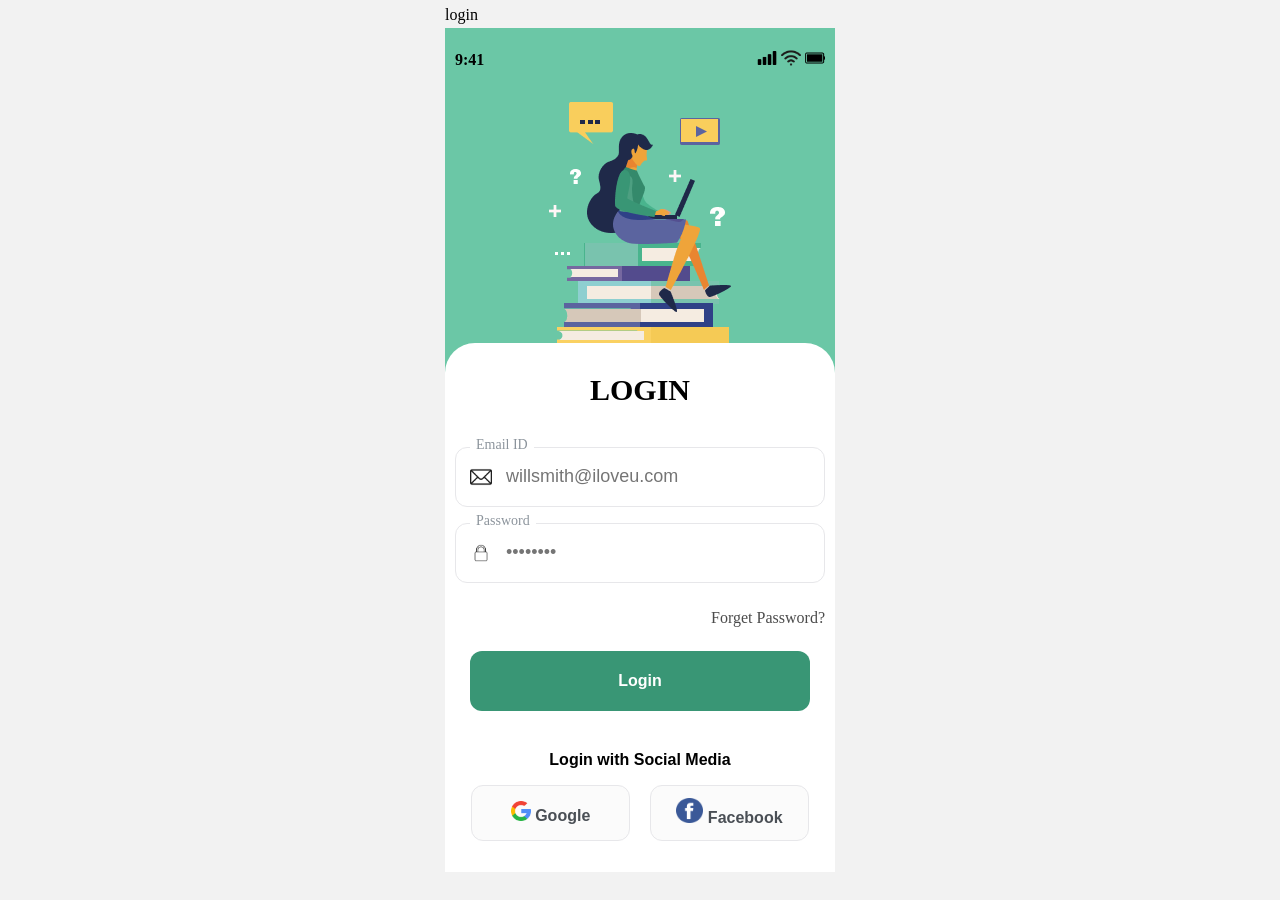
<file: index.html>
<!DOCTYPE html>
<html lang="en">
<head>
  <meta charset="UTF-8" />
  <meta name="viewport" content="width=device-width, initial-scale=1.0"/>
   <!-- <meta name="viewport" content="width=1024, user-scalable=no"> -->
  <title>Language learning</title>
  <link rel="icon" href="image/bobrkurwa.png" sizes="64x64">
  <link rel="stylesheet" href="style.css"/>
  <script src="script.js" defer></script>
</head>
<body>
  <div class="wrapper">
    <div class="window">
      <div class="top-text">login</div>

      <header class="header">
        <div class="time">9:41</div>
        <div class="icons">
          <img class="h-img" src="image/cellular.png" alt="cellular"/>
          <img class="h-img" src="image/wifi.png" alt="wifi"/>
          <img class="h-img" src="image/full-battery.png" alt="battery"/>
        </div>
      </header>

      <img class="s-img" src="image/study.png" alt="study"/>

      <div class="inner-window">
        <header class="s-header">LOGIN</header>

        <div class="inputs">
          <form action="index.php" method="post">
            <!-- Email -->
            <div class="field">
              <span class="flabel">Email ID</span>
              <div class="input-row">
                <img class="icon" src="image/mail.png" alt="mail"/>
                <input class="finput" type="email" name="email" placeholder="willsmith@iloveu.com" required/>
              </div>
            </div>

            <!-- Password -->
            <div class="field">
              <span class="flabel">Password</span>
              <div class="input-row">
                <img class="icon" src="image/lock.png" alt="lock"/>
                <input class="finput" type="password" name="password" placeholder="••••••••" required/>
              </div>
            </div>
            <span class="help">Forget Password?</span>
            <button class="btn" type="submit" id="loginBtn">Login</button>
            <script>
              document.getElementById("loginBtn").addEventListener("click", () => {
                window.location.href = "start.html"; 
              });
            </script>
          </form>
        </div>
        <footer>
            <span class="footer-text">Login with Social Media</span>
            <div class="footer-buttons"> 
                <button class="gbtn">
                    <img class="google" src="image/google.png" alt="google">
                    Google
                </button>
                <button class="fbtn">
                    <img class="facebook" src="image/facebook.png" alt="facebook"> Facebook</button>
            </div>
        </footer>
      </div>
    </div>
  </div>
  
</body>
</html>
</file>
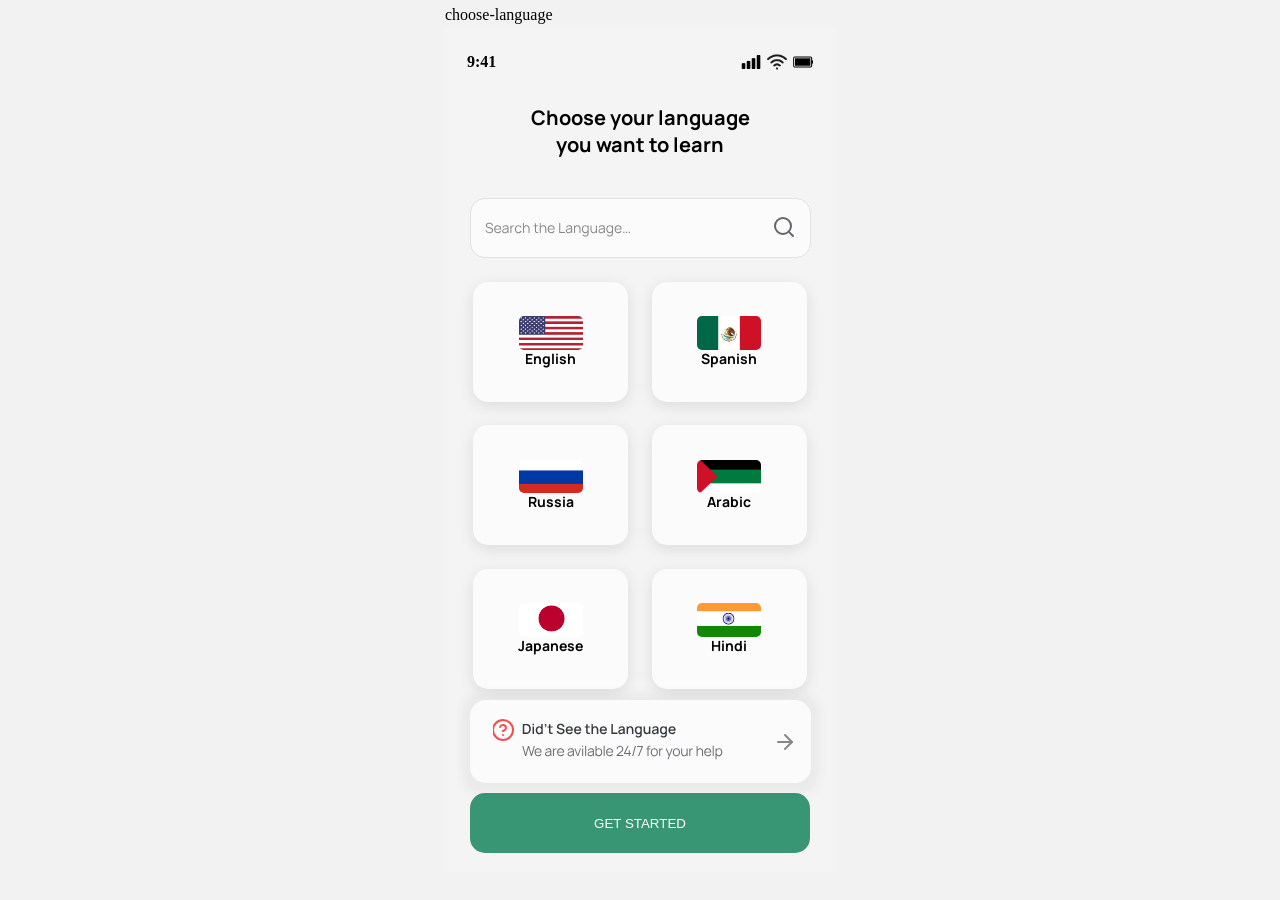
<file: choose.html>
<!DOCTYPE html>
<html lang="en">
<head>
    <meta charset="UTF-8">
    <meta name="viewport" content="width=device-width, initial-scale=1.0">
    <title>Document</title>
    <link rel="icon" href="image/bobrkurwa.png" sizes="64x64">
    <link rel="stylesheet" href="style3.css">
</head>
<body>
    <div class="head-ch">
        <div class="mbox">
            <div class="ch-lng">choose-language</div>
             <header class="header22">
                    <div class="left1">9:41</div>
                    <div class="right1">
                        <img class="phoneimgqw" src="image/cellular.png" alt="cellular">
                        <img class="wifiimgqw" src="image/wifi.png" alt="wifi">
                        <img class="batimgqw" src="image/full-battery.png" alt="battery">
                    </div>
            </header>
            <div class="text-chch">
                <p class="text-ch">Choose your language you want to learn</p>
            </div>
            <div class="search">
                <svg width="341" height="60" viewBox="0 0 341 60" fill="none" xmlns="http://www.w3.org/2000/svg">
                <g clip-path="url(#clip0_0_427)">
                <rect x="0.5" y="0.5" width="340" height="59" rx="14.5" fill="#FBFBFB" stroke="#E1E1E1"/>
                <circle cx="313" cy="28" r="8" stroke="#626569" stroke-width="2" stroke-linecap="round" stroke-linejoin="round"/>
                <path d="M323 38L318.65 33.65" stroke="#626569" stroke-width="2" stroke-linecap="round" stroke-linejoin="round"/>
                <path d="M19.438 35.21C18.7333 35.21 18.0987 35.0933 17.534 34.86C16.974 34.622 16.5097 34.286 16.141 33.852C15.777 33.418 15.539 32.9023 15.427 32.305L16.477 32.13C16.645 32.7833 16.9997 33.2967 17.541 33.67C18.0823 34.0387 18.7287 34.223 19.48 34.223C19.9747 34.223 20.418 34.146 20.81 33.992C21.202 33.8333 21.51 33.6093 21.734 33.32C21.958 33.0307 22.07 32.6877 22.07 32.291C22.07 32.0297 22.0233 31.808 21.93 31.626C21.8367 31.4393 21.713 31.2853 21.559 31.164C21.405 31.0427 21.237 30.9423 21.055 30.863C20.873 30.779 20.6957 30.7113 20.523 30.66L17.968 29.897C17.66 29.8083 17.3753 29.6963 17.114 29.561C16.8527 29.421 16.624 29.2553 16.428 29.064C16.2367 28.868 16.0873 28.6393 15.98 28.378C15.8727 28.1167 15.819 27.818 15.819 27.482C15.819 26.9127 15.9683 26.4203 16.267 26.005C16.5657 25.5897 16.974 25.27 17.492 25.046C18.01 24.822 18.6003 24.7123 19.263 24.717C19.935 24.717 20.5347 24.836 21.062 25.074C21.594 25.312 22.0327 25.6527 22.378 26.096C22.7233 26.5347 22.952 27.055 23.064 27.657L21.986 27.853C21.916 27.4143 21.755 27.034 21.503 26.712C21.251 26.39 20.929 26.1427 20.537 25.97C20.1497 25.7927 19.7227 25.7017 19.256 25.697C18.8033 25.697 18.3997 25.774 18.045 25.928C17.695 26.0773 17.4173 26.2827 17.212 26.544C17.0067 26.8053 16.904 27.104 16.904 27.44C16.904 27.7807 16.9973 28.0537 17.184 28.259C17.3753 28.4643 17.6087 28.6253 17.884 28.742C18.164 28.8587 18.4347 28.9543 18.696 29.029L20.67 29.61C20.8753 29.666 21.1157 29.7477 21.391 29.855C21.671 29.9577 21.9417 30.107 22.203 30.303C22.469 30.4943 22.6883 30.7463 22.861 31.059C23.0337 31.3717 23.12 31.7683 23.12 32.249C23.12 32.7157 23.0267 33.1333 22.84 33.502C22.658 33.8707 22.399 34.181 22.063 34.433C21.7317 34.685 21.342 34.8763 20.894 35.007C20.4507 35.1423 19.9653 35.21 19.438 35.21ZM27.764 35.21C27.0266 35.21 26.3873 35.0467 25.846 34.72C25.3093 34.3933 24.8916 33.9337 24.593 33.341C24.2943 32.7483 24.145 32.053 24.145 31.255C24.145 30.429 24.292 29.715 24.586 29.113C24.88 28.511 25.293 28.0467 25.825 27.72C26.3616 27.3933 26.994 27.23 27.722 27.23C28.4686 27.23 29.1056 27.4027 29.633 27.748C30.1603 28.0887 30.5593 28.5787 30.83 29.218C31.1006 29.8573 31.2243 30.6203 31.201 31.507H30.151V31.143C30.1323 30.163 29.92 29.4233 29.514 28.924C29.1126 28.4247 28.5246 28.175 27.75 28.175C26.938 28.175 26.315 28.4387 25.881 28.966C25.4516 29.4933 25.237 30.2447 25.237 31.22C25.237 32.172 25.4516 32.9117 25.881 33.439C26.315 33.9617 26.9286 34.223 27.722 34.223C28.2633 34.223 28.7346 34.0993 29.136 33.852C29.542 33.6 29.8616 33.2383 30.095 32.767L31.054 33.138C30.7553 33.796 30.3143 34.307 29.731 34.671C29.1523 35.0303 28.4966 35.21 27.764 35.21ZM24.873 31.507V30.646H30.648V31.507H24.873ZM34.7807 35.21C34.2114 35.21 33.733 35.1073 33.3457 34.902C32.963 34.6967 32.676 34.4237 32.4847 34.083C32.2934 33.7423 32.1977 33.3713 32.1977 32.97C32.1977 32.5593 32.2794 32.2093 32.4427 31.92C32.6107 31.626 32.837 31.3857 33.1217 31.199C33.411 31.0123 33.7447 30.87 34.1227 30.772C34.5054 30.6787 34.9277 30.597 35.3897 30.527C35.8564 30.4523 36.3114 30.3893 36.7547 30.338C37.2027 30.282 37.5947 30.2283 37.9307 30.177L37.5667 30.401C37.5807 29.6543 37.436 29.1013 37.1327 28.742C36.8294 28.3827 36.302 28.203 35.5507 28.203C35.0327 28.203 34.594 28.3197 34.2347 28.553C33.88 28.7863 33.6304 29.155 33.4857 29.659L32.4847 29.365C32.6574 28.6883 33.005 28.1633 33.5277 27.79C34.0504 27.4167 34.7294 27.23 35.5647 27.23C36.2554 27.23 36.841 27.3607 37.3217 27.622C37.807 27.8787 38.15 28.252 38.3507 28.742C38.444 28.9613 38.5047 29.2063 38.5327 29.477C38.5607 29.7477 38.5747 30.023 38.5747 30.303V35H37.6577V33.103L37.9237 33.215C37.667 33.8637 37.268 34.3583 36.7267 34.699C36.1854 35.0397 35.5367 35.21 34.7807 35.21ZM34.8997 34.321C35.3804 34.321 35.8004 34.2347 36.1597 34.062C36.519 33.8893 36.8084 33.6537 37.0277 33.355C37.247 33.0517 37.3894 32.711 37.4547 32.333C37.5107 32.0903 37.541 31.8243 37.5457 31.535C37.5504 31.241 37.5527 31.0217 37.5527 30.877L37.9447 31.08C37.5947 31.1267 37.2144 31.1733 36.8037 31.22C36.3977 31.2667 35.9964 31.3203 35.5997 31.381C35.2077 31.4417 34.853 31.514 34.5357 31.598C34.321 31.6587 34.1134 31.745 33.9127 31.857C33.712 31.9643 33.5464 32.109 33.4157 32.291C33.2897 32.473 33.2267 32.6993 33.2267 32.97C33.2267 33.1893 33.2804 33.4017 33.3877 33.607C33.4997 33.8123 33.677 33.9827 33.9197 34.118C34.167 34.2533 34.4937 34.321 34.8997 34.321ZM40.397 35V27.44H41.321V29.26L41.139 29.022C41.223 28.798 41.3327 28.5927 41.468 28.406C41.6033 28.2147 41.7503 28.0583 41.909 27.937C42.105 27.7643 42.3337 27.6337 42.595 27.545C42.8563 27.4517 43.12 27.398 43.386 27.384C43.652 27.3653 43.8947 27.384 44.114 27.44V28.406C43.8387 28.336 43.5377 28.3197 43.211 28.357C42.8843 28.3943 42.5833 28.525 42.308 28.749C42.056 28.945 41.867 29.1807 41.741 29.456C41.615 29.7267 41.531 30.016 41.489 30.324C41.447 30.6273 41.426 30.9283 41.426 31.227V35H40.397ZM48.4412 35.21C47.6805 35.21 47.0365 35.0397 46.5092 34.699C45.9819 34.3583 45.5805 33.8893 45.3052 33.292C45.0345 32.69 44.8945 31.9993 44.8852 31.22C44.8945 30.4267 45.0392 29.7313 45.3192 29.134C45.5992 28.532 46.0029 28.0653 46.5302 27.734C47.0575 27.398 47.6969 27.23 48.4482 27.23C49.2135 27.23 49.8785 27.4167 50.4432 27.79C51.0125 28.1633 51.4022 28.6743 51.6122 29.323L50.6042 29.645C50.4269 29.1923 50.1445 28.8423 49.7572 28.595C49.3745 28.343 48.9359 28.217 48.4412 28.217C47.8859 28.217 47.4262 28.3453 47.0622 28.602C46.6982 28.854 46.4275 29.2063 46.2502 29.659C46.0729 30.1117 45.9819 30.632 45.9772 31.22C45.9865 32.1253 46.1965 32.8533 46.6072 33.404C47.0179 33.95 47.6292 34.223 48.4412 34.223C48.9545 34.223 49.3909 34.1063 49.7502 33.873C50.1142 33.635 50.3895 33.2897 50.5762 32.837L51.6122 33.145C51.3322 33.817 50.9215 34.3303 50.3802 34.685C49.8389 35.035 49.1925 35.21 48.4412 35.21ZM58.5171 35V31.143C58.5171 30.723 58.4775 30.338 58.3981 29.988C58.3188 29.6333 58.1905 29.3253 58.0131 29.064C57.8405 28.798 57.6141 28.5927 57.3341 28.448C57.0588 28.3033 56.7228 28.231 56.3261 28.231C55.9621 28.231 55.6401 28.294 55.3601 28.42C55.0848 28.546 54.8515 28.728 54.6601 28.966C54.4735 29.1993 54.3311 29.484 54.2331 29.82C54.1351 30.156 54.0861 30.5387 54.0861 30.968L53.3581 30.807C53.3581 30.0323 53.4935 29.3813 53.7641 28.854C54.0348 28.3267 54.4081 27.9277 54.8841 27.657C55.3601 27.3863 55.9061 27.251 56.5221 27.251C56.9748 27.251 57.3691 27.321 57.7051 27.461C58.0458 27.601 58.3328 27.79 58.5661 28.028C58.8041 28.266 58.9955 28.539 59.1401 28.847C59.2848 29.1503 59.3898 29.4747 59.4551 29.82C59.5205 30.1607 59.5531 30.5013 59.5531 30.842V35H58.5171ZM53.0501 35V24.92H53.9811V30.611H54.0861V35H53.0501ZM68.2884 35C67.8637 35.0887 67.4437 35.1237 67.0284 35.105C66.6177 35.0863 66.249 34.9977 65.9224 34.839C65.6004 34.6803 65.3554 34.433 65.1874 34.097C65.052 33.817 64.9774 33.5347 64.9634 33.25C64.954 32.9607 64.9494 32.6317 64.9494 32.263V25.34H65.9714V32.221C65.9714 32.5383 65.9737 32.8043 65.9784 33.019C65.9877 33.229 66.0367 33.4157 66.1254 33.579C66.2934 33.8917 66.5594 34.0783 66.9234 34.139C67.292 34.1997 67.747 34.1857 68.2884 34.097V35ZM63.3324 28.322V27.44H68.2884V28.322H63.3324ZM75.2379 35V31.143C75.2379 30.723 75.1982 30.338 75.1189 29.988C75.0395 29.6333 74.9112 29.3253 74.7339 29.064C74.5612 28.798 74.3349 28.5927 74.0549 28.448C73.7795 28.3033 73.4435 28.231 73.0469 28.231C72.6829 28.231 72.3609 28.294 72.0809 28.42C71.8055 28.546 71.5722 28.728 71.3809 28.966C71.1942 29.1993 71.0519 29.484 70.9539 29.82C70.8559 30.156 70.8069 30.5387 70.8069 30.968L70.0789 30.807C70.0789 30.0323 70.2142 29.3813 70.4849 28.854C70.7555 28.3267 71.1289 27.9277 71.6049 27.657C72.0809 27.3863 72.6269 27.251 73.2429 27.251C73.6955 27.251 74.0899 27.321 74.4259 27.461C74.7665 27.601 75.0535 27.79 75.2869 28.028C75.5249 28.266 75.7162 28.539 75.8609 28.847C76.0055 29.1503 76.1105 29.4747 76.1759 29.82C76.2412 30.1607 76.2739 30.5013 76.2739 30.842V35H75.2379ZM69.7709 35V24.92H70.7019V30.611H70.8069V35H69.7709ZM81.2894 35.21C80.552 35.21 79.9127 35.0467 79.3714 34.72C78.8347 34.3933 78.417 33.9337 78.1184 33.341C77.8197 32.7483 77.6704 32.053 77.6704 31.255C77.6704 30.429 77.8174 29.715 78.1114 29.113C78.4054 28.511 78.8184 28.0467 79.3504 27.72C79.887 27.3933 80.5194 27.23 81.2474 27.23C81.994 27.23 82.631 27.4027 83.1584 27.748C83.6857 28.0887 84.0847 28.5787 84.3554 29.218C84.626 29.8573 84.7497 30.6203 84.7264 31.507H83.6764V31.143C83.6577 30.163 83.4454 29.4233 83.0394 28.924C82.638 28.4247 82.05 28.175 81.2754 28.175C80.4634 28.175 79.8404 28.4387 79.4064 28.966C78.977 29.4933 78.7624 30.2447 78.7624 31.22C78.7624 32.172 78.977 32.9117 79.4064 33.439C79.8404 33.9617 80.454 34.223 81.2474 34.223C81.7887 34.223 82.26 34.0993 82.6614 33.852C83.0674 33.6 83.387 33.2383 83.6204 32.767L84.5794 33.138C84.2807 33.796 83.8397 34.307 83.2564 34.671C82.6777 35.0303 82.022 35.21 81.2894 35.21ZM78.3984 31.507V30.646H84.1734V31.507H78.3984ZM89.2225 35V24.92H90.2515V34.013H95.0395V35H89.2225ZM98.3959 35.21C97.8266 35.21 97.3483 35.1073 96.9609 34.902C96.5783 34.6967 96.2913 34.4237 96.0999 34.083C95.9086 33.7423 95.8129 33.3713 95.8129 32.97C95.8129 32.5593 95.8946 32.2093 96.0579 31.92C96.2259 31.626 96.4523 31.3857 96.7369 31.199C97.0263 31.0123 97.3599 30.87 97.7379 30.772C98.1206 30.6787 98.5429 30.597 99.0049 30.527C99.4716 30.4523 99.9266 30.3893 100.37 30.338C100.818 30.282 101.21 30.2283 101.546 30.177L101.182 30.401C101.196 29.6543 101.051 29.1013 100.748 28.742C100.445 28.3827 99.9173 28.203 99.1659 28.203C98.6479 28.203 98.2093 28.3197 97.8499 28.553C97.4953 28.7863 97.2456 29.155 97.1009 29.659L96.0999 29.365C96.2726 28.6883 96.6203 28.1633 97.1429 27.79C97.6656 27.4167 98.3446 27.23 99.1799 27.23C99.8706 27.23 100.456 27.3607 100.937 27.622C101.422 27.8787 101.765 28.252 101.966 28.742C102.059 28.9613 102.12 29.2063 102.148 29.477C102.176 29.7477 102.19 30.023 102.19 30.303V35H101.273V33.103L101.539 33.215C101.282 33.8637 100.883 34.3583 100.342 34.699C99.8006 35.0397 99.1519 35.21 98.3959 35.21ZM98.5149 34.321C98.9956 34.321 99.4156 34.2347 99.7749 34.062C100.134 33.8893 100.424 33.6537 100.643 33.355C100.862 33.0517 101.005 32.711 101.07 32.333C101.126 32.0903 101.156 31.8243 101.161 31.535C101.166 31.241 101.168 31.0217 101.168 30.877L101.56 31.08C101.21 31.1267 100.83 31.1733 100.419 31.22C100.013 31.2667 99.6116 31.3203 99.2149 31.381C98.8229 31.4417 98.4683 31.514 98.1509 31.598C97.9363 31.6587 97.7286 31.745 97.5279 31.857C97.3273 31.9643 97.1616 32.109 97.0309 32.291C96.9049 32.473 96.8419 32.6993 96.8419 32.97C96.8419 33.1893 96.8956 33.4017 97.0029 33.607C97.1149 33.8123 97.2923 33.9827 97.5349 34.118C97.7823 34.2533 98.1089 34.321 98.5149 34.321ZM109.472 35V31.143C109.472 30.723 109.433 30.338 109.353 29.988C109.274 29.6333 109.146 29.3253 108.968 29.064C108.796 28.798 108.569 28.5927 108.289 28.448C108.014 28.3033 107.678 28.231 107.281 28.231C106.917 28.231 106.595 28.294 106.315 28.42C106.04 28.546 105.807 28.728 105.615 28.966C105.429 29.1993 105.286 29.484 105.188 29.82C105.09 30.156 105.041 30.5387 105.041 30.968L104.313 30.807C104.313 30.0323 104.449 29.3813 104.719 28.854C104.99 28.3267 105.363 27.9277 105.839 27.657C106.315 27.3863 106.861 27.251 107.477 27.251C107.93 27.251 108.324 27.321 108.66 27.461C109.001 27.601 109.288 27.79 109.521 28.028C109.759 28.266 109.951 28.539 110.095 28.847C110.24 29.1503 110.345 29.4747 110.41 29.82C110.476 30.1607 110.508 30.5013 110.508 30.842V35H109.472ZM104.005 35V27.44H104.936V29.302H105.041V35H104.005ZM115.328 38.57C114.94 38.57 114.558 38.5117 114.18 38.395C113.806 38.283 113.461 38.1033 113.144 37.856C112.826 37.6133 112.56 37.296 112.346 36.904L113.277 36.386C113.487 36.806 113.781 37.107 114.159 37.289C114.541 37.4757 114.931 37.569 115.328 37.569C115.874 37.569 116.315 37.4663 116.651 37.261C116.991 37.0603 117.239 36.7617 117.393 36.365C117.547 35.9683 117.621 35.4737 117.617 34.881V32.865H117.736V27.44H118.653V34.895C118.653 35.1097 118.646 35.315 118.632 35.511C118.622 35.7117 118.601 35.9077 118.569 36.099C118.48 36.6637 118.296 37.128 118.016 37.492C117.74 37.856 117.376 38.1267 116.924 38.304C116.476 38.4813 115.944 38.57 115.328 38.57ZM115.258 35.21C114.553 35.21 113.951 35.035 113.452 34.685C112.952 34.3303 112.57 33.852 112.304 33.25C112.038 32.648 111.905 31.969 111.905 31.213C111.905 30.4617 112.035 29.785 112.297 29.183C112.563 28.581 112.943 28.105 113.438 27.755C113.932 27.405 114.525 27.23 115.216 27.23C115.925 27.23 116.522 27.4027 117.008 27.748C117.493 28.0933 117.859 28.567 118.107 29.169C118.359 29.7663 118.485 30.4477 118.485 31.213C118.485 31.9643 118.361 32.6433 118.114 33.25C117.866 33.852 117.502 34.3303 117.022 34.685C116.541 35.035 115.953 35.21 115.258 35.21ZM115.363 34.251C115.899 34.251 116.343 34.1203 116.693 33.859C117.043 33.5977 117.304 33.2383 117.477 32.781C117.649 32.319 117.736 31.7963 117.736 31.213C117.736 30.6203 117.649 30.0977 117.477 29.645C117.304 29.1877 117.043 28.8307 116.693 28.574C116.347 28.3173 115.911 28.189 115.384 28.189C114.842 28.189 114.394 28.322 114.04 28.588C113.685 28.854 113.421 29.2157 113.249 29.673C113.081 30.1303 112.997 30.6437 112.997 31.213C112.997 31.787 113.083 32.305 113.256 32.767C113.433 33.2243 113.697 33.586 114.047 33.852C114.397 34.118 114.835 34.251 115.363 34.251ZM123.501 35.189C123.048 35.189 122.652 35.119 122.311 34.979C121.975 34.839 121.688 34.65 121.45 34.412C121.217 34.174 121.028 33.9033 120.883 33.6C120.738 33.292 120.633 32.9677 120.568 32.627C120.503 32.2817 120.47 31.9387 120.47 31.598V27.44H121.506V31.297C121.506 31.7123 121.546 32.0973 121.625 32.452C121.704 32.8067 121.83 33.117 122.003 33.383C122.18 33.6443 122.407 33.8473 122.682 33.992C122.962 34.1367 123.3 34.209 123.697 34.209C124.061 34.209 124.381 34.146 124.656 34.02C124.936 33.894 125.169 33.7143 125.356 33.481C125.547 33.243 125.692 32.956 125.79 32.62C125.888 32.2793 125.937 31.8967 125.937 31.472L126.665 31.633C126.665 32.4077 126.53 33.0587 126.259 33.586C125.988 34.1133 125.615 34.5123 125.139 34.783C124.663 35.0537 124.117 35.189 123.501 35.189ZM126.042 35V33.138H125.937V27.44H126.966V35H126.042ZM131.085 35.21C130.516 35.21 130.038 35.1073 129.65 34.902C129.268 34.6967 128.981 34.4237 128.789 34.083C128.598 33.7423 128.502 33.3713 128.502 32.97C128.502 32.5593 128.584 32.2093 128.747 31.92C128.915 31.626 129.142 31.3857 129.426 31.199C129.716 31.0123 130.049 30.87 130.427 30.772C130.81 30.6787 131.232 30.597 131.694 30.527C132.161 30.4523 132.616 30.3893 133.059 30.338C133.507 30.282 133.899 30.2283 134.235 30.177L133.871 30.401C133.885 29.6543 133.741 29.1013 133.437 28.742C133.134 28.3827 132.607 28.203 131.855 28.203C131.337 28.203 130.899 28.3197 130.539 28.553C130.185 28.7863 129.935 29.155 129.79 29.659L128.789 29.365C128.962 28.6883 129.31 28.1633 129.832 27.79C130.355 27.4167 131.034 27.23 131.869 27.23C132.56 27.23 133.146 27.3607 133.626 27.622C134.112 27.8787 134.455 28.252 134.655 28.742C134.749 28.9613 134.809 29.2063 134.837 29.477C134.865 29.7477 134.879 30.023 134.879 30.303V35H133.962V33.103L134.228 33.215C133.972 33.8637 133.573 34.3583 133.031 34.699C132.49 35.0397 131.841 35.21 131.085 35.21ZM131.204 34.321C131.685 34.321 132.105 34.2347 132.464 34.062C132.824 33.8893 133.113 33.6537 133.332 33.355C133.552 33.0517 133.694 32.711 133.759 32.333C133.815 32.0903 133.846 31.8243 133.85 31.535C133.855 31.241 133.857 31.0217 133.857 30.877L134.249 31.08C133.899 31.1267 133.519 31.1733 133.108 31.22C132.702 31.2667 132.301 31.3203 131.904 31.381C131.512 31.4417 131.158 31.514 130.84 31.598C130.626 31.6587 130.418 31.745 130.217 31.857C130.017 31.9643 129.851 32.109 129.72 32.291C129.594 32.473 129.531 32.6993 129.531 32.97C129.531 33.1893 129.585 33.4017 129.692 33.607C129.804 33.8123 129.982 33.9827 130.224 34.118C130.472 34.2533 130.798 34.321 131.204 34.321ZM139.705 38.57C139.317 38.57 138.935 38.5117 138.557 38.395C138.183 38.283 137.838 38.1033 137.521 37.856C137.203 37.6133 136.937 37.296 136.723 36.904L137.654 36.386C137.864 36.806 138.158 37.107 138.536 37.289C138.918 37.4757 139.308 37.569 139.705 37.569C140.251 37.569 140.692 37.4663 141.028 37.261C141.368 37.0603 141.616 36.7617 141.77 36.365C141.924 35.9683 141.998 35.4737 141.994 34.881V32.865H142.113V27.44H143.03V34.895C143.03 35.1097 143.023 35.315 143.009 35.511C142.999 35.7117 142.978 35.9077 142.946 36.099C142.857 36.6637 142.673 37.128 142.393 37.492C142.117 37.856 141.753 38.1267 141.301 38.304C140.853 38.4813 140.321 38.57 139.705 38.57ZM139.635 35.21C138.93 35.21 138.328 35.035 137.829 34.685C137.329 34.3303 136.947 33.852 136.681 33.25C136.415 32.648 136.282 31.969 136.282 31.213C136.282 30.4617 136.412 29.785 136.674 29.183C136.94 28.581 137.32 28.105 137.815 27.755C138.309 27.405 138.902 27.23 139.593 27.23C140.302 27.23 140.899 27.4027 141.385 27.748C141.87 28.0933 142.236 28.567 142.484 29.169C142.736 29.7663 142.862 30.4477 142.862 31.213C142.862 31.9643 142.738 32.6433 142.491 33.25C142.243 33.852 141.879 34.3303 141.399 34.685C140.918 35.035 140.33 35.21 139.635 35.21ZM139.74 34.251C140.276 34.251 140.72 34.1203 141.07 33.859C141.42 33.5977 141.681 33.2383 141.854 32.781C142.026 32.319 142.113 31.7963 142.113 31.213C142.113 30.6203 142.026 30.0977 141.854 29.645C141.681 29.1877 141.42 28.8307 141.07 28.574C140.724 28.3173 140.288 28.189 139.761 28.189C139.219 28.189 138.771 28.322 138.417 28.588C138.062 28.854 137.798 29.2157 137.626 29.673C137.458 30.1303 137.374 30.6437 137.374 31.213C137.374 31.787 137.46 32.305 137.633 32.767C137.81 33.2243 138.074 33.586 138.424 33.852C138.774 34.118 139.212 34.251 139.74 34.251ZM148.186 35.21C147.449 35.21 146.809 35.0467 146.268 34.72C145.731 34.3933 145.314 33.9337 145.015 33.341C144.716 32.7483 144.567 32.053 144.567 31.255C144.567 30.429 144.714 29.715 145.008 29.113C145.302 28.511 145.715 28.0467 146.247 27.72C146.784 27.3933 147.416 27.23 148.144 27.23C148.891 27.23 149.528 27.4027 150.055 27.748C150.582 28.0887 150.981 28.5787 151.252 29.218C151.523 29.8573 151.646 30.6203 151.623 31.507H150.573V31.143C150.554 30.163 150.342 29.4233 149.936 28.924C149.535 28.4247 148.947 28.175 148.172 28.175C147.36 28.175 146.737 28.4387 146.303 28.966C145.874 29.4933 145.659 30.2447 145.659 31.22C145.659 32.172 145.874 32.9117 146.303 33.439C146.737 33.9617 147.351 34.223 148.144 34.223C148.685 34.223 149.157 34.0993 149.558 33.852C149.964 33.6 150.284 33.2383 150.517 32.767L151.476 33.138C151.177 33.796 150.736 34.307 150.153 34.671C149.574 35.0303 148.919 35.21 148.186 35.21ZM145.295 31.507V30.646H151.07V31.507H145.295ZM153.316 35V33.803H154.513V35H153.316ZM156.025 35V33.803H157.222V35H156.025ZM158.727 35V33.803H159.924V35H158.727Z" fill="#888888"/>
                </g>
                <defs>
                <clipPath id="clip0_0_427">
                <rect width="341" height="60" fill="white"/>
                </clipPath>
                </defs>
                </svg>
            </div>  
            <div class="language-img">
                <div class="lng" id="box1">
                    <img class="eng-f" src="image/eng.png" alt="eng">
                    <div class="text-f">English</div>
                </div>
                <div class="lng" id="box2">
                    <img class="eng-f" src="image/spn.png" alt="eng">
                    <div class="text-f">Spanish</div>
                </div>
                <div class="lng" id="box3">
                    <img class="eng-f" src="image/rus.png" alt="eng">
                    <div class="text-f">Russia</div>
                </div>
                <div class="lng" id="box4">
                    <img class="eng-f" src="image/arb.png" alt="eng">
                    <div class="text-f">Arabic</div>
                </div>
                <div class="lng" id="box5">
                    <img class="eng-f" src="image/jpn.png" alt="eng">
                    <div class="text-f">Japanese</div>
                </div>
                <div class="lng" id="box6">
                    <img class="eng-f" src="image/hin.png" alt="eng">
                    <div class="text-f">Hindi</div>
                </div>
            </div>
            <div class="foother-ch">
                <svg width="377" height="119" viewBox="0 0 377 119" fill="none" xmlns="http://www.w3.org/2000/svg">
                <g filter="url(#filter0_d_0_382)">
                <rect x="18" y="16" width="341" height="83" rx="16" fill="#FBFBFB"/>
                </g>
                <g clip-path="url(#clip0_0_382)">
                <path d="M73.143 72L70.231 61.92H71.302L73.661 70.243L76.006 61.927L77.084 61.92L79.443 70.243L81.788 61.92H82.866L79.961 72H78.925L76.545 63.733L74.179 72H73.143ZM86.1627 72.21C85.4253 72.21 84.786 72.0467 84.2447 71.72C83.708 71.3933 83.2903 70.9337 82.9917 70.341C82.693 69.7483 82.5437 69.053 82.5437 68.255C82.5437 67.429 82.6907 66.715 82.9847 66.113C83.2787 65.511 83.6917 65.0467 84.2237 64.72C84.7603 64.3933 85.3927 64.23 86.1207 64.23C86.8673 64.23 87.5043 64.4027 88.0317 64.748C88.559 65.0887 88.958 65.5787 89.2287 66.218C89.4993 66.8573 89.623 67.6203 89.5997 68.507H88.5497V68.143C88.531 67.163 88.3187 66.4233 87.9127 65.924C87.5113 65.4247 86.9233 65.175 86.1487 65.175C85.3367 65.175 84.7137 65.4387 84.2797 65.966C83.8503 66.4933 83.6357 67.2447 83.6357 68.22C83.6357 69.172 83.8503 69.9117 84.2797 70.439C84.7137 70.9617 85.3273 71.223 86.1207 71.223C86.662 71.223 87.1333 71.0993 87.5347 70.852C87.9407 70.6 88.2603 70.2383 88.4937 69.767L89.4527 70.138C89.154 70.796 88.713 71.307 88.1297 71.671C87.551 72.0303 86.8953 72.21 86.1627 72.21ZM83.2717 68.507V67.646H89.0467V68.507H83.2717ZM95.5589 72.21C94.9895 72.21 94.5112 72.1073 94.1239 71.902C93.7412 71.6967 93.4542 71.4237 93.2629 71.083C93.0715 70.7423 92.9759 70.3713 92.9759 69.97C92.9759 69.5593 93.0575 69.2093 93.2209 68.92C93.3889 68.626 93.6152 68.3857 93.8999 68.199C94.1892 68.0123 94.5229 67.87 94.9009 67.772C95.2835 67.6787 95.7059 67.597 96.1679 67.527C96.6345 67.4523 97.0895 67.3893 97.5329 67.338C97.9809 67.282 98.3729 67.2283 98.7089 67.177L98.3449 67.401C98.3589 66.6543 98.2142 66.1013 97.9109 65.742C97.6075 65.3827 97.0802 65.203 96.3289 65.203C95.8109 65.203 95.3722 65.3197 95.0129 65.553C94.6582 65.7863 94.4085 66.155 94.2639 66.659L93.2629 66.365C93.4355 65.6883 93.7832 65.1633 94.3059 64.79C94.8285 64.4167 95.5075 64.23 96.3429 64.23C97.0335 64.23 97.6192 64.3607 98.0999 64.622C98.5852 64.8787 98.9282 65.252 99.1289 65.742C99.2222 65.9613 99.2829 66.2063 99.3109 66.477C99.3389 66.7477 99.3529 67.023 99.3529 67.303V72H98.4359V70.103L98.7019 70.215C98.4452 70.8637 98.0462 71.3583 97.5049 71.699C96.9635 72.0397 96.3149 72.21 95.5589 72.21ZM95.6779 71.321C96.1585 71.321 96.5785 71.2347 96.9379 71.062C97.2972 70.8893 97.5865 70.6537 97.8059 70.355C98.0252 70.0517 98.1675 69.711 98.2329 69.333C98.2889 69.0903 98.3192 68.8243 98.3239 68.535C98.3285 68.241 98.3309 68.0217 98.3309 67.877L98.7229 68.08C98.3729 68.1267 97.9925 68.1733 97.5819 68.22C97.1759 68.2667 96.7745 68.3203 96.3779 68.381C95.9859 68.4417 95.6312 68.514 95.3139 68.598C95.0992 68.6587 94.8915 68.745 94.6909 68.857C94.4902 68.9643 94.3245 69.109 94.1939 69.291C94.0679 69.473 94.0049 69.6993 94.0049 69.97C94.0049 70.1893 94.0585 70.4017 94.1659 70.607C94.2779 70.8123 94.4552 70.9827 94.6979 71.118C94.9452 71.2533 95.2719 71.321 95.6779 71.321ZM100.895 72V64.44H101.819V66.26L101.637 66.022C101.721 65.798 101.831 65.5927 101.966 65.406C102.101 65.2147 102.248 65.0583 102.407 64.937C102.603 64.7643 102.832 64.6337 103.093 64.545C103.354 64.4517 103.618 64.398 103.884 64.384C104.15 64.3653 104.393 64.384 104.612 64.44V65.406C104.337 65.336 104.036 65.3197 103.709 65.357C103.382 65.3943 103.081 65.525 102.806 65.749C102.554 65.945 102.365 66.1807 102.239 66.456C102.113 66.7267 102.029 67.016 101.987 67.324C101.945 67.6273 101.924 67.9283 101.924 68.227V72H100.895ZM108.722 72.21C107.985 72.21 107.346 72.0467 106.804 71.72C106.268 71.3933 105.85 70.9337 105.551 70.341C105.253 69.7483 105.103 69.053 105.103 68.255C105.103 67.429 105.25 66.715 105.544 66.113C105.838 65.511 106.251 65.0467 106.783 64.72C107.32 64.3933 107.952 64.23 108.68 64.23C109.427 64.23 110.064 64.4027 110.591 64.748C111.119 65.0887 111.518 65.5787 111.788 66.218C112.059 66.8573 112.183 67.6203 112.159 68.507H111.109V68.143C111.091 67.163 110.878 66.4233 110.472 65.924C110.071 65.4247 109.483 65.175 108.708 65.175C107.896 65.175 107.273 65.4387 106.839 65.966C106.41 66.4933 106.195 67.2447 106.195 68.22C106.195 69.172 106.41 69.9117 106.839 70.439C107.273 70.9617 107.887 71.223 108.68 71.223C109.222 71.223 109.693 71.0993 110.094 70.852C110.5 70.6 110.82 70.2383 111.053 69.767L112.012 70.138C111.714 70.796 111.273 71.307 110.689 71.671C110.111 72.0303 109.455 72.21 108.722 72.21ZM105.831 68.507V67.646H111.606V68.507H105.831ZM118.119 72.21C117.549 72.21 117.071 72.1073 116.684 71.902C116.301 71.6967 116.014 71.4237 115.823 71.083C115.631 70.7423 115.536 70.3713 115.536 69.97C115.536 69.5593 115.617 69.2093 115.781 68.92C115.949 68.626 116.175 68.3857 116.46 68.199C116.749 68.0123 117.083 67.87 117.461 67.772C117.843 67.6787 118.266 67.597 118.728 67.527C119.194 67.4523 119.649 67.3893 120.093 67.338C120.541 67.282 120.933 67.2283 121.269 67.177L120.905 67.401C120.919 66.6543 120.774 66.1013 120.471 65.742C120.167 65.3827 119.64 65.203 118.889 65.203C118.371 65.203 117.932 65.3197 117.573 65.553C117.218 65.7863 116.968 66.155 116.824 66.659L115.823 66.365C115.995 65.6883 116.343 65.1633 116.866 64.79C117.388 64.4167 118.067 64.23 118.903 64.23C119.593 64.23 120.179 64.3607 120.66 64.622C121.145 64.8787 121.488 65.252 121.689 65.742C121.782 65.9613 121.843 66.2063 121.871 66.477C121.899 66.7477 121.913 67.023 121.913 67.303V72H120.996V70.103L121.262 70.215C121.005 70.8637 120.606 71.3583 120.065 71.699C119.523 72.0397 118.875 72.21 118.119 72.21ZM118.238 71.321C118.718 71.321 119.138 71.2347 119.498 71.062C119.857 70.8893 120.146 70.6537 120.366 70.355C120.585 70.0517 120.727 69.711 120.793 69.333C120.849 69.0903 120.879 68.8243 120.884 68.535C120.888 68.241 120.891 68.0217 120.891 67.877L121.283 68.08C120.933 68.1267 120.552 68.1733 120.142 68.22C119.736 68.2667 119.334 68.3203 118.938 68.381C118.546 68.4417 118.191 68.514 117.874 68.598C117.659 68.6587 117.451 68.745 117.251 68.857C117.05 68.9643 116.884 69.109 116.754 69.291C116.628 69.473 116.565 69.6993 116.565 69.97C116.565 70.1893 116.618 70.4017 116.726 70.607C116.838 70.8123 117.015 70.9827 117.258 71.118C117.505 71.2533 117.832 71.321 118.238 71.321ZM125.225 72L122.481 64.44H123.524L125.757 70.656L127.976 64.44H129.033L126.289 72H125.225ZM130.151 63.005V61.85H131.18V63.005H130.151ZM130.151 72V64.44H131.18V72H130.151ZM133.138 72V61.71H134.167V72H133.138ZM138.149 72.21C137.58 72.21 137.101 72.1073 136.714 71.902C136.331 71.6967 136.044 71.4237 135.853 71.083C135.662 70.7423 135.566 70.3713 135.566 69.97C135.566 69.5593 135.648 69.2093 135.811 68.92C135.979 68.626 136.205 68.3857 136.49 68.199C136.779 68.0123 137.113 67.87 137.491 67.772C137.874 67.6787 138.296 67.597 138.758 67.527C139.225 67.4523 139.68 67.3893 140.123 67.338C140.571 67.282 140.963 67.2283 141.299 67.177L140.935 67.401C140.949 66.6543 140.804 66.1013 140.501 65.742C140.198 65.3827 139.67 65.203 138.919 65.203C138.401 65.203 137.962 65.3197 137.603 65.553C137.248 65.7863 136.999 66.155 136.854 66.659L135.853 66.365C136.026 65.6883 136.373 65.1633 136.896 64.79C137.419 64.4167 138.098 64.23 138.933 64.23C139.624 64.23 140.209 64.3607 140.69 64.622C141.175 64.8787 141.518 65.252 141.719 65.742C141.812 65.9613 141.873 66.2063 141.901 66.477C141.929 66.7477 141.943 67.023 141.943 67.303V72H141.026V70.103L141.292 70.215C141.035 70.8637 140.636 71.3583 140.095 71.699C139.554 72.0397 138.905 72.21 138.149 72.21ZM138.268 71.321C138.749 71.321 139.169 71.2347 139.528 71.062C139.887 70.8893 140.177 70.6537 140.396 70.355C140.615 70.0517 140.758 69.711 140.823 69.333C140.879 69.0903 140.909 68.8243 140.914 68.535C140.919 68.241 140.921 68.0217 140.921 67.877L141.313 68.08C140.963 68.1267 140.583 68.1733 140.172 68.22C139.766 68.2667 139.365 68.3203 138.968 68.381C138.576 68.4417 138.221 68.514 137.904 68.598C137.689 68.6587 137.482 68.745 137.281 68.857C137.08 68.9643 136.915 69.109 136.784 69.291C136.658 69.473 136.595 69.6993 136.595 69.97C136.595 70.1893 136.649 70.4017 136.756 70.607C136.868 70.8123 137.045 70.9827 137.288 71.118C137.535 71.2533 137.862 71.321 138.268 71.321ZM146.88 72.21C146.185 72.21 145.597 72.035 145.116 71.685C144.636 71.3303 144.272 70.852 144.024 70.25C143.777 69.6433 143.653 68.9643 143.653 68.213C143.653 67.4477 143.777 66.7663 144.024 66.169C144.276 65.567 144.645 65.0933 145.13 64.748C145.616 64.4027 146.213 64.23 146.922 64.23C147.613 64.23 148.206 64.405 148.7 64.755C149.195 65.105 149.573 65.581 149.834 66.183C150.1 66.785 150.233 67.4617 150.233 68.213C150.233 68.969 150.1 69.648 149.834 70.25C149.568 70.852 149.186 71.3303 148.686 71.685C148.187 72.035 147.585 72.21 146.88 72.21ZM143.478 72V61.92H144.514V66.309H144.402V72H143.478ZM146.775 71.251C147.303 71.251 147.741 71.118 148.091 70.852C148.441 70.586 148.703 70.2243 148.875 69.767C149.053 69.305 149.141 68.787 149.141 68.213C149.141 67.6437 149.055 67.1303 148.882 66.673C148.71 66.2157 148.446 65.854 148.091 65.588C147.741 65.322 147.296 65.189 146.754 65.189C146.227 65.189 145.788 65.3173 145.438 65.574C145.093 65.8307 144.834 66.1877 144.661 66.645C144.489 67.0977 144.402 67.6203 144.402 68.213C144.402 68.7963 144.489 69.319 144.661 69.781C144.834 70.2383 145.095 70.5977 145.445 70.859C145.795 71.1203 146.239 71.251 146.775 71.251ZM151.63 72V61.71H152.659V72H151.63ZM157.677 72.21C156.94 72.21 156.3 72.0467 155.759 71.72C155.222 71.3933 154.805 70.9337 154.506 70.341C154.207 69.7483 154.058 69.053 154.058 68.255C154.058 67.429 154.205 66.715 154.499 66.113C154.793 65.511 155.206 65.0467 155.738 64.72C156.275 64.3933 156.907 64.23 157.635 64.23C158.382 64.23 159.019 64.4027 159.546 64.748C160.073 65.0887 160.472 65.5787 160.743 66.218C161.014 66.8573 161.137 67.6203 161.114 68.507H160.064V68.143C160.045 67.163 159.833 66.4233 159.427 65.924C159.026 65.4247 158.438 65.175 157.663 65.175C156.851 65.175 156.228 65.4387 155.794 65.966C155.365 66.4933 155.15 67.2447 155.15 68.22C155.15 69.172 155.365 69.9117 155.794 70.439C156.228 70.9617 156.842 71.223 157.635 71.223C158.176 71.223 158.648 71.0993 159.049 70.852C159.455 70.6 159.775 70.2383 160.008 69.767L160.967 70.138C160.668 70.796 160.227 71.307 159.644 71.671C159.065 72.0303 158.41 72.21 157.677 72.21ZM154.786 68.507V67.646H160.561V68.507H154.786ZM164.63 71.993L164.637 71.055L169.194 66.939C169.586 66.5843 169.845 66.2483 169.971 65.931C170.102 65.609 170.167 65.273 170.167 64.923C170.167 64.5077 170.069 64.132 169.873 63.796C169.677 63.46 169.413 63.194 169.082 62.998C168.751 62.7973 168.38 62.697 167.969 62.697C167.54 62.697 167.157 62.7997 166.821 63.005C166.485 63.2103 166.219 63.481 166.023 63.817C165.832 64.153 165.738 64.5193 165.743 64.916H164.693C164.693 64.3047 164.838 63.7563 165.127 63.271C165.416 62.7857 165.808 62.4053 166.303 62.13C166.798 61.85 167.358 61.71 167.983 61.71C168.594 61.71 169.143 61.8547 169.628 62.144C170.118 62.4287 170.503 62.816 170.783 63.306C171.068 63.7913 171.21 64.3327 171.21 64.93C171.21 65.35 171.159 65.721 171.056 66.043C170.958 66.3603 170.802 66.6567 170.587 66.932C170.377 67.2027 170.109 67.4827 169.782 67.772L165.736 71.426L165.575 71.006H171.21V71.993H164.63ZM176.779 72V70.047H172.061V69.067L175.435 61.92H176.59L173.216 69.067H176.779V66.127H177.815V69.067H178.914V70.047H177.815V72H176.779ZM182.867 61.92H183.924L181.236 72H180.179L182.867 61.92ZM186.006 72L189.716 62.921H185.047V61.92H190.815V62.921L187.112 72H186.006ZM195.486 72V63.88C195.486 63.684 195.495 63.4903 195.514 63.299C195.537 63.1077 195.581 62.9257 195.647 62.753C195.712 62.5757 195.815 62.4123 195.955 62.263C196.109 62.095 196.277 61.9737 196.459 61.899C196.641 61.8197 196.83 61.7683 197.026 61.745C197.226 61.7217 197.422 61.71 197.614 61.71H198.58V62.578H197.684C197.292 62.578 196.998 62.6737 196.802 62.865C196.61 63.0563 196.515 63.3573 196.515 63.768V72H195.486ZM194.177 65.322V64.44H198.58V65.322H194.177ZM202.303 72.21C201.552 72.21 200.91 72.0397 200.378 71.699C199.846 71.3583 199.438 70.887 199.153 70.285C198.869 69.683 198.726 68.9923 198.726 68.213C198.726 67.4197 198.871 66.7243 199.16 66.127C199.45 65.5297 199.86 65.0653 200.392 64.734C200.929 64.398 201.566 64.23 202.303 64.23C203.059 64.23 203.703 64.4003 204.235 64.741C204.772 65.077 205.18 65.546 205.46 66.148C205.745 66.7453 205.887 67.4337 205.887 68.213C205.887 69.0063 205.745 69.704 205.46 70.306C205.176 70.9033 204.765 71.37 204.228 71.706C203.692 72.042 203.05 72.21 202.303 72.21ZM202.303 71.223C203.143 71.223 203.769 70.9453 204.179 70.39C204.59 69.83 204.795 69.1043 204.795 68.213C204.795 67.2983 204.588 66.5703 204.172 66.029C203.762 65.4877 203.139 65.217 202.303 65.217C201.739 65.217 201.272 65.3453 200.903 65.602C200.539 65.854 200.266 66.2063 200.084 66.659C199.907 67.107 199.818 67.625 199.818 68.213C199.818 69.123 200.028 69.8533 200.448 70.404C200.868 70.95 201.487 71.223 202.303 71.223ZM207.151 72V64.44H208.075V66.26L207.893 66.022C207.977 65.798 208.087 65.5927 208.222 65.406C208.358 65.2147 208.505 65.0583 208.663 64.937C208.859 64.7643 209.088 64.6337 209.349 64.545C209.611 64.4517 209.874 64.398 210.14 64.384C210.406 64.3653 210.649 64.384 210.868 64.44V65.406C210.593 65.336 210.292 65.3197 209.965 65.357C209.639 65.3943 209.338 65.525 209.062 65.749C208.81 65.945 208.621 66.1807 208.495 66.456C208.369 66.7267 208.285 67.016 208.243 67.324C208.201 67.6273 208.18 67.9283 208.18 68.227V72H207.151ZM215.517 75.36L216.98 71.391L217.001 72.567L213.69 64.44H214.782L217.498 71.237H217.05L219.556 64.44H220.606L216.546 75.36H215.517ZM224.425 72.21C223.674 72.21 223.032 72.0397 222.5 71.699C221.968 71.3583 221.56 70.887 221.275 70.285C220.991 69.683 220.848 68.9923 220.848 68.213C220.848 67.4197 220.993 66.7243 221.282 66.127C221.572 65.5297 221.982 65.0653 222.514 64.734C223.051 64.398 223.688 64.23 224.425 64.23C225.181 64.23 225.825 64.4003 226.357 64.741C226.894 65.077 227.302 65.546 227.582 66.148C227.867 66.7453 228.009 67.4337 228.009 68.213C228.009 69.0063 227.867 69.704 227.582 70.306C227.298 70.9033 226.887 71.37 226.35 71.706C225.814 72.042 225.172 72.21 224.425 72.21ZM224.425 71.223C225.265 71.223 225.891 70.9453 226.301 70.39C226.712 69.83 226.917 69.1043 226.917 68.213C226.917 67.2983 226.71 66.5703 226.294 66.029C225.884 65.4877 225.261 65.217 224.425 65.217C223.861 65.217 223.394 65.3453 223.025 65.602C222.661 65.854 222.388 66.2063 222.206 66.659C222.029 67.107 221.94 67.625 221.94 68.213C221.94 69.123 222.15 69.8533 222.57 70.404C222.99 70.95 223.609 71.223 224.425 71.223ZM232.165 72.189C231.712 72.189 231.315 72.119 230.975 71.979C230.639 71.839 230.352 71.65 230.114 71.412C229.88 71.174 229.691 70.9033 229.547 70.6C229.402 70.292 229.297 69.9677 229.232 69.627C229.166 69.2817 229.134 68.9387 229.134 68.598V64.44H230.17V68.297C230.17 68.7123 230.209 69.0973 230.289 69.452C230.368 69.8067 230.494 70.117 230.667 70.383C230.844 70.6443 231.07 70.8473 231.346 70.992C231.626 71.1367 231.964 71.209 232.361 71.209C232.725 71.209 233.044 71.146 233.32 71.02C233.6 70.894 233.833 70.7143 234.02 70.481C234.211 70.243 234.356 69.956 234.454 69.62C234.552 69.2793 234.601 68.8967 234.601 68.472L235.329 68.633C235.329 69.4077 235.193 70.0587 234.923 70.586C234.652 71.1133 234.279 71.5123 233.803 71.783C233.327 72.0537 232.781 72.189 232.165 72.189ZM234.706 72V70.138H234.601V64.44H235.63V72H234.706ZM237.306 72V64.44H238.23V66.26L238.048 66.022C238.132 65.798 238.242 65.5927 238.377 65.406C238.512 65.2147 238.659 65.0583 238.818 64.937C239.014 64.7643 239.243 64.6337 239.504 64.545C239.765 64.4517 240.029 64.398 240.295 64.384C240.561 64.3653 240.804 64.384 241.023 64.44V65.406C240.748 65.336 240.447 65.3197 240.12 65.357C239.793 65.3943 239.492 65.525 239.217 65.749C238.965 65.945 238.776 66.1807 238.65 66.456C238.524 66.7267 238.44 67.016 238.398 67.324C238.356 67.6273 238.335 67.9283 238.335 68.227V72H237.306ZM250.054 72V68.143C250.054 67.723 250.014 67.338 249.935 66.988C249.855 66.6333 249.727 66.3253 249.55 66.064C249.377 65.798 249.151 65.5927 248.871 65.448C248.595 65.3033 248.259 65.231 247.863 65.231C247.499 65.231 247.177 65.294 246.897 65.42C246.621 65.546 246.388 65.728 246.197 65.966C246.01 66.1993 245.868 66.484 245.77 66.82C245.672 67.156 245.623 67.5387 245.623 67.968L244.895 67.807C244.895 67.0323 245.03 66.3813 245.301 65.854C245.571 65.3267 245.945 64.9277 246.421 64.657C246.897 64.3863 247.443 64.251 248.059 64.251C248.511 64.251 248.906 64.321 249.242 64.461C249.582 64.601 249.869 64.79 250.103 65.028C250.341 65.266 250.532 65.539 250.677 65.847C250.821 66.1503 250.926 66.4747 250.992 66.82C251.057 67.1607 251.09 67.5013 251.09 67.842V72H250.054ZM244.587 72V61.92H245.518V67.611H245.623V72H244.587ZM255.825 72.21C255.088 72.21 254.449 72.0467 253.907 71.72C253.371 71.3933 252.953 70.9337 252.654 70.341C252.356 69.7483 252.206 69.053 252.206 68.255C252.206 67.429 252.353 66.715 252.647 66.113C252.941 65.511 253.354 65.0467 253.886 64.72C254.423 64.3933 255.055 64.23 255.783 64.23C256.53 64.23 257.167 64.4027 257.694 64.748C258.222 65.0887 258.621 65.5787 258.891 66.218C259.162 66.8573 259.286 67.6203 259.262 68.507H258.212V68.143C258.194 67.163 257.981 66.4233 257.575 65.924C257.174 65.4247 256.586 65.175 255.811 65.175C254.999 65.175 254.376 65.4387 253.942 65.966C253.513 66.4933 253.298 67.2447 253.298 68.22C253.298 69.172 253.513 69.9117 253.942 70.439C254.376 70.9617 254.99 71.223 255.783 71.223C256.325 71.223 256.796 71.0993 257.197 70.852C257.603 70.6 257.923 70.2383 258.156 69.767L259.115 70.138C258.817 70.796 258.376 71.307 257.792 71.671C257.214 72.0303 256.558 72.21 255.825 72.21ZM252.934 68.507V67.646H258.709V68.507H252.934ZM260.676 72V61.71H261.705V72H260.676ZM266.918 72.21C266.223 72.21 265.635 72.035 265.154 71.685C264.674 71.3303 264.31 70.852 264.062 70.25C263.815 69.6433 263.691 68.9643 263.691 68.213C263.691 67.4477 263.815 66.7663 264.062 66.169C264.314 65.567 264.683 65.0933 265.168 64.748C265.654 64.4027 266.251 64.23 266.96 64.23C267.651 64.23 268.244 64.405 268.738 64.755C269.233 65.105 269.611 65.581 269.872 66.183C270.138 66.785 270.271 67.4617 270.271 68.213C270.271 68.969 270.138 69.648 269.872 70.25C269.606 70.852 269.224 71.3303 268.724 71.685C268.225 72.035 267.623 72.21 266.918 72.21ZM263.516 75.36V64.44H264.44V70.131H264.552V75.36H263.516ZM266.813 71.251C267.341 71.251 267.779 71.118 268.129 70.852C268.479 70.586 268.741 70.2243 268.913 69.767C269.091 69.305 269.179 68.787 269.179 68.213C269.179 67.6437 269.093 67.1303 268.92 66.673C268.748 66.2157 268.484 65.854 268.129 65.588C267.779 65.322 267.334 65.189 266.792 65.189C266.265 65.189 265.826 65.3173 265.476 65.574C265.131 65.8307 264.872 66.1877 264.699 66.645C264.527 67.0977 264.44 67.6203 264.44 68.213C264.44 68.7963 264.527 69.319 264.699 69.781C264.872 70.2383 265.133 70.5977 265.483 70.859C265.833 71.1203 266.277 71.251 266.813 71.251Z" fill="#6A6E71"/>
                <path d="M70.7681 50V39.92H73.9251C74.0184 39.92 74.1911 39.9223 74.4431 39.927C74.6998 39.9317 74.9448 39.9503 75.1781 39.983C75.9668 40.081 76.6294 40.3633 77.1661 40.83C77.7074 41.2967 78.1158 41.8893 78.3911 42.608C78.6664 43.322 78.8041 44.106 78.8041 44.96C78.8041 45.8187 78.6664 46.6073 78.3911 47.326C78.1158 48.04 77.7074 48.6303 77.1661 49.097C76.6294 49.559 75.9668 49.839 75.1781 49.937C74.9448 49.9697 74.6998 49.9883 74.4431 49.993C74.1911 49.9977 74.0184 50 73.9251 50H70.7681ZM72.2661 48.607H73.9251C74.0838 48.607 74.2728 48.6023 74.4921 48.593C74.7114 48.5837 74.9051 48.565 75.0731 48.537C75.5864 48.439 76.0018 48.2173 76.3191 47.872C76.6411 47.522 76.8768 47.0927 77.0261 46.584C77.1754 46.0753 77.2501 45.534 77.2501 44.96C77.2501 44.3673 77.1731 43.819 77.0191 43.315C76.8651 42.8063 76.6271 42.3817 76.3051 42.041C75.9878 41.6957 75.5771 41.4763 75.0731 41.383C74.9051 41.3503 74.7091 41.3317 74.4851 41.327C74.2658 41.3177 74.0791 41.313 73.9251 41.313H72.2661V48.607ZM80.5741 41.201V39.78H82.0371V41.201H80.5741ZM80.5741 50V42.44H82.0371V50H80.5741ZM87.1422 50.21C86.4375 50.21 85.8285 50.035 85.3152 49.685C84.8065 49.335 84.4122 48.859 84.1322 48.257C83.8568 47.6503 83.7192 46.969 83.7192 46.213C83.7192 45.4523 83.8592 44.7733 84.1392 44.176C84.4192 43.574 84.8158 43.1003 85.3292 42.755C85.8472 42.405 86.4608 42.23 87.1702 42.23C87.8842 42.23 88.4838 42.405 88.9692 42.755C89.4592 43.1003 89.8278 43.574 90.0752 44.176C90.3272 44.778 90.4532 45.457 90.4532 46.213C90.4532 46.969 90.3272 47.648 90.0752 48.25C89.8232 48.852 89.4522 49.3303 88.9622 49.685C88.4722 50.035 87.8655 50.21 87.1422 50.21ZM87.3452 48.887C87.8258 48.887 88.2178 48.7727 88.5212 48.544C88.8245 48.3153 89.0462 48.0003 89.1862 47.599C89.3262 47.1977 89.3962 46.7357 89.3962 46.213C89.3962 45.6903 89.3238 45.2283 89.1792 44.827C89.0392 44.4257 88.8198 44.113 88.5212 43.889C88.2272 43.665 87.8515 43.553 87.3942 43.553C86.9088 43.553 86.5098 43.672 86.1972 43.91C85.8845 44.148 85.6512 44.4677 85.4972 44.869C85.3478 45.2703 85.2732 45.7183 85.2732 46.213C85.2732 46.7123 85.3478 47.165 85.4972 47.571C85.6512 47.9723 85.8798 48.292 86.1832 48.53C86.4912 48.768 86.8785 48.887 87.3452 48.887ZM89.3962 50V44.561H89.2282V39.92H90.6982V50H89.3962ZM92.7968 43.28L92.8878 42.629C93.0884 42.643 93.2448 42.6057 93.3568 42.517C93.4688 42.4283 93.5434 42.3047 93.5808 42.146C93.6181 41.9873 93.6251 41.8077 93.6018 41.607H92.7968V39.92H94.3438V41.747C94.3438 42.2977 94.2108 42.713 93.9448 42.993C93.6834 43.273 93.3008 43.3687 92.7968 43.28ZM100.674 50C100.198 50.0933 99.7315 50.133 99.2742 50.119C98.8168 50.105 98.4085 50.0163 98.0492 49.853C97.6898 49.6897 97.4192 49.433 97.2372 49.083C97.0738 48.7703 96.9852 48.453 96.9712 48.131C96.9618 47.8043 96.9572 47.4357 96.9572 47.025V40.34H98.4272V46.955C98.4272 47.2583 98.4295 47.522 98.4342 47.746C98.4435 47.97 98.4925 48.159 98.5812 48.313C98.7492 48.6023 99.0152 48.768 99.3792 48.81C99.7478 48.8473 100.179 48.831 100.674 48.761V50ZM95.5082 43.616V42.44H100.674V43.616H95.5082ZM108.725 50.21C108.001 50.21 107.348 50.0863 106.765 49.839C106.186 49.587 105.708 49.23 105.33 48.768C104.956 48.3013 104.714 47.7483 104.602 47.109L106.128 46.878C106.282 47.494 106.604 47.9747 107.094 48.32C107.584 48.6607 108.155 48.831 108.809 48.831C109.215 48.831 109.588 48.768 109.929 48.642C110.269 48.5113 110.542 48.327 110.748 48.089C110.958 47.8463 111.063 47.557 111.063 47.221C111.063 47.039 111.03 46.878 110.965 46.738C110.904 46.598 110.818 46.4767 110.706 46.374C110.598 46.2667 110.465 46.1757 110.307 46.101C110.153 46.0217 109.982 45.954 109.796 45.898L107.213 45.135C106.961 45.0603 106.704 44.9647 106.443 44.848C106.181 44.7267 105.941 44.5703 105.722 44.379C105.507 44.183 105.332 43.9427 105.197 43.658C105.061 43.3687 104.994 43.0187 104.994 42.608C104.994 41.9873 105.152 41.4623 105.47 41.033C105.792 40.599 106.226 40.2723 106.772 40.053C107.318 39.829 107.929 39.717 108.606 39.717C109.287 39.7263 109.896 39.8477 110.433 40.081C110.974 40.3143 111.422 40.6503 111.777 41.089C112.136 41.523 112.383 42.0503 112.519 42.671L110.951 42.937C110.881 42.559 110.731 42.2347 110.503 41.964C110.274 41.6887 109.994 41.4787 109.663 41.334C109.331 41.1847 108.972 41.1077 108.585 41.103C108.211 41.0937 107.868 41.1497 107.556 41.271C107.248 41.3923 107 41.5627 106.814 41.782C106.632 42.0013 106.541 42.2533 106.541 42.538C106.541 42.818 106.622 43.0443 106.786 43.217C106.949 43.3897 107.15 43.5273 107.388 43.63C107.63 43.728 107.871 43.8097 108.109 43.875L109.971 44.4C110.204 44.4653 110.468 44.554 110.762 44.666C111.06 44.7733 111.347 44.925 111.623 45.121C111.903 45.317 112.134 45.5783 112.316 45.905C112.498 46.227 112.589 46.633 112.589 47.123C112.589 47.6317 112.486 48.0797 112.281 48.467C112.075 48.8497 111.793 49.1717 111.434 49.433C111.079 49.6897 110.668 49.8833 110.202 50.014C109.735 50.1447 109.243 50.21 108.725 50.21ZM117.434 50.21C116.682 50.21 116.022 50.0467 115.453 49.72C114.888 49.3887 114.447 48.929 114.13 48.341C113.817 47.7483 113.661 47.0623 113.661 46.283C113.661 45.457 113.815 44.7407 114.123 44.134C114.435 43.5273 114.869 43.0583 115.425 42.727C115.98 42.3957 116.626 42.23 117.364 42.23C118.134 42.23 118.789 42.4097 119.331 42.769C119.872 43.1237 120.276 43.63 120.542 44.288C120.812 44.946 120.92 45.7277 120.864 46.633H119.401V46.101C119.391 45.2237 119.223 44.575 118.897 44.155C118.575 43.735 118.082 43.525 117.42 43.525C116.687 43.525 116.136 43.756 115.768 44.218C115.399 44.68 115.215 45.3473 115.215 46.22C115.215 47.0507 115.399 47.6947 115.768 48.152C116.136 48.6047 116.668 48.831 117.364 48.831C117.821 48.831 118.215 48.7283 118.547 48.523C118.883 48.313 119.144 48.0143 119.331 47.627L120.766 48.082C120.472 48.7587 120.026 49.2837 119.429 49.657C118.831 50.0257 118.166 50.21 117.434 50.21ZM114.739 46.633V45.492H120.136V46.633H114.739ZM125.787 50.21C125.036 50.21 124.375 50.0467 123.806 49.72C123.241 49.3887 122.8 48.929 122.483 48.341C122.17 47.7483 122.014 47.0623 122.014 46.283C122.014 45.457 122.168 44.7407 122.476 44.134C122.789 43.5273 123.223 43.0583 123.778 42.727C124.333 42.3957 124.98 42.23 125.717 42.23C126.487 42.23 127.143 42.4097 127.684 42.769C128.225 43.1237 128.629 43.63 128.895 44.288C129.166 44.946 129.273 45.7277 129.217 46.633H127.754V46.101C127.745 45.2237 127.577 44.575 127.25 44.155C126.928 43.735 126.436 43.525 125.773 43.525C125.04 43.525 124.49 43.756 124.121 44.218C123.752 44.68 123.568 45.3473 123.568 46.22C123.568 47.0507 123.752 47.6947 124.121 48.152C124.49 48.6047 125.022 48.831 125.717 48.831C126.174 48.831 126.569 48.7283 126.9 48.523C127.236 48.313 127.497 48.0143 127.684 47.627L129.119 48.082C128.825 48.7587 128.379 49.2837 127.782 49.657C127.185 50.0257 126.52 50.21 125.787 50.21ZM123.092 46.633V45.492H128.489V46.633H123.092ZM137.916 50C137.44 50.0933 136.974 50.133 136.516 50.119C136.059 50.105 135.651 50.0163 135.291 49.853C134.932 49.6897 134.661 49.433 134.479 49.083C134.316 48.7703 134.227 48.453 134.213 48.131C134.204 47.8043 134.199 47.4357 134.199 47.025V40.34H135.669V46.955C135.669 47.2583 135.672 47.522 135.676 47.746C135.686 47.97 135.735 48.159 135.823 48.313C135.991 48.6023 136.257 48.768 136.621 48.81C136.99 48.8473 137.422 48.831 137.916 48.761V50ZM132.75 43.616V42.44H137.916V43.616H132.75ZM144.816 50V46.283C144.816 45.989 144.791 45.688 144.739 45.38C144.693 45.0673 144.599 44.778 144.459 44.512C144.324 44.246 144.13 44.0313 143.878 43.868C143.631 43.7047 143.307 43.623 142.905 43.623C142.644 43.623 142.397 43.6673 142.163 43.756C141.93 43.84 141.725 43.9777 141.547 44.169C141.375 44.3603 141.237 44.6123 141.134 44.925C141.036 45.2377 140.987 45.618 140.987 46.066L140.077 45.723C140.077 45.037 140.206 44.4327 140.462 43.91C140.719 43.3827 141.088 42.972 141.568 42.678C142.049 42.384 142.63 42.237 143.311 42.237C143.834 42.237 144.273 42.321 144.627 42.489C144.982 42.657 145.269 42.8787 145.488 43.154C145.712 43.4247 145.883 43.721 145.999 44.043C146.116 44.365 146.195 44.68 146.237 44.988C146.279 45.296 146.3 45.5667 146.3 45.8V50H144.816ZM139.503 50V39.92H140.812V45.359H140.987V50H139.503ZM151.477 50.21C150.725 50.21 150.065 50.0467 149.496 49.72C148.931 49.3887 148.49 48.929 148.173 48.341C147.86 47.7483 147.704 47.0623 147.704 46.283C147.704 45.457 147.858 44.7407 148.166 44.134C148.478 43.5273 148.912 43.0583 149.468 42.727C150.023 42.3957 150.669 42.23 151.407 42.23C152.177 42.23 152.832 42.4097 153.374 42.769C153.915 43.1237 154.319 43.63 154.585 44.288C154.855 44.946 154.963 45.7277 154.907 46.633H153.444V46.101C153.434 45.2237 153.266 44.575 152.94 44.155C152.618 43.735 152.125 43.525 151.463 43.525C150.73 43.525 150.179 43.756 149.811 44.218C149.442 44.68 149.258 45.3473 149.258 46.22C149.258 47.0507 149.442 47.6947 149.811 48.152C150.179 48.6047 150.711 48.831 151.407 48.831C151.864 48.831 152.258 48.7283 152.59 48.523C152.926 48.313 153.187 48.0143 153.374 47.627L154.809 48.082C154.515 48.7587 154.069 49.2837 153.472 49.657C152.874 50.0257 152.209 50.21 151.477 50.21ZM148.782 46.633V45.492H154.179V46.633H148.782ZM159.42 50V39.92H160.883V48.621H165.447V50H159.42ZM168.77 50.21C168.21 50.21 167.741 50.1073 167.363 49.902C166.985 49.692 166.698 49.4167 166.502 49.076C166.311 48.7307 166.215 48.3527 166.215 47.942C166.215 47.5593 166.283 47.2233 166.418 46.934C166.554 46.6447 166.754 46.3997 167.02 46.199C167.286 45.9937 167.613 45.828 168 45.702C168.336 45.604 168.717 45.5177 169.141 45.443C169.566 45.3683 170.012 45.2983 170.478 45.233C170.95 45.1677 171.416 45.1023 171.878 45.037L171.346 45.331C171.356 44.7383 171.23 44.2997 170.968 44.015C170.712 43.7257 170.268 43.581 169.638 43.581C169.242 43.581 168.878 43.6743 168.546 43.861C168.215 44.043 167.984 44.3463 167.853 44.771L166.488 44.351C166.675 43.7023 167.03 43.1867 167.552 42.804C168.08 42.4213 168.78 42.23 169.652 42.23C170.329 42.23 170.917 42.3467 171.416 42.58C171.92 42.8087 172.289 43.1727 172.522 43.672C172.644 43.9193 172.718 44.1807 172.746 44.456C172.774 44.7313 172.788 45.0277 172.788 45.345V50H171.493V48.271L171.745 48.495C171.433 49.0737 171.034 49.5053 170.548 49.79C170.068 50.07 169.475 50.21 168.77 50.21ZM169.029 49.013C169.445 49.013 169.802 48.9407 170.1 48.796C170.399 48.6467 170.639 48.4577 170.821 48.229C171.003 48.0003 171.122 47.7623 171.178 47.515C171.258 47.291 171.302 47.039 171.311 46.759C171.325 46.479 171.332 46.255 171.332 46.087L171.808 46.262C171.346 46.332 170.926 46.395 170.548 46.451C170.17 46.507 169.827 46.563 169.519 46.619C169.216 46.6703 168.945 46.7333 168.707 46.808C168.507 46.878 168.327 46.962 168.168 47.06C168.014 47.158 167.891 47.277 167.797 47.417C167.709 47.557 167.664 47.7273 167.664 47.928C167.664 48.124 167.713 48.306 167.811 48.474C167.909 48.6373 168.059 48.768 168.259 48.866C168.46 48.964 168.717 49.013 169.029 49.013ZM179.912 50V46.283C179.912 45.989 179.886 45.688 179.835 45.38C179.788 45.0673 179.695 44.778 179.555 44.512C179.42 44.246 179.226 44.0313 178.974 43.868C178.727 43.7047 178.402 43.623 178.001 43.623C177.74 43.623 177.492 43.6673 177.259 43.756C177.026 43.84 176.82 43.9777 176.643 44.169C176.47 44.3603 176.333 44.6123 176.23 44.925C176.132 45.2377 176.083 45.618 176.083 46.066L175.173 45.723C175.173 45.037 175.301 44.4327 175.558 43.91C175.815 43.3827 176.183 42.972 176.664 42.678C177.145 42.384 177.726 42.237 178.407 42.237C178.93 42.237 179.368 42.321 179.723 42.489C180.078 42.657 180.365 42.8787 180.584 43.154C180.808 43.4247 180.978 43.721 181.095 44.043C181.212 44.365 181.291 44.68 181.333 44.988C181.375 45.296 181.396 45.5667 181.396 45.8V50H179.912ZM174.599 50V42.44H175.908V44.624H176.083V50H174.599ZM186.334 53.57C185.928 53.57 185.534 53.507 185.151 53.381C184.773 53.255 184.428 53.0683 184.115 52.821C183.803 52.5783 183.544 52.2773 183.338 51.918L184.689 51.232C184.853 51.554 185.086 51.7897 185.389 51.939C185.693 52.0883 186.012 52.163 186.348 52.163C186.764 52.163 187.118 52.0883 187.412 51.939C187.706 51.7943 187.928 51.575 188.077 51.281C188.231 50.987 188.306 50.623 188.301 50.189V48.075H188.476V42.44H189.771V50.203C189.771 50.4037 189.764 50.595 189.75 50.777C189.736 50.959 189.711 51.141 189.673 51.323C189.566 51.8317 189.361 52.2517 189.057 52.583C188.759 52.9143 188.376 53.1617 187.909 53.325C187.447 53.4883 186.922 53.57 186.334 53.57ZM186.222 50.21C185.518 50.21 184.909 50.035 184.395 49.685C183.887 49.335 183.492 48.859 183.212 48.257C182.937 47.6503 182.799 46.969 182.799 46.213C182.799 45.4523 182.939 44.7733 183.219 44.176C183.499 43.574 183.896 43.1003 184.409 42.755C184.927 42.405 185.541 42.23 186.25 42.23C186.964 42.23 187.564 42.405 188.049 42.755C188.539 43.1003 188.908 43.574 189.155 44.176C189.407 44.778 189.533 45.457 189.533 46.213C189.533 46.969 189.407 47.648 189.155 48.25C188.903 48.852 188.532 49.3303 188.042 49.685C187.552 50.035 186.946 50.21 186.222 50.21ZM186.425 48.887C186.906 48.887 187.298 48.7727 187.601 48.544C187.905 48.3153 188.126 48.0003 188.266 47.599C188.406 47.1977 188.476 46.7357 188.476 46.213C188.476 45.6903 188.404 45.2283 188.259 44.827C188.119 44.4257 187.9 44.113 187.601 43.889C187.307 43.665 186.932 43.553 186.474 43.553C185.989 43.553 185.59 43.672 185.277 43.91C184.965 44.148 184.731 44.4677 184.577 44.869C184.428 45.2703 184.353 45.7183 184.353 46.213C184.353 46.7123 184.428 47.165 184.577 47.571C184.731 47.9723 184.96 48.292 185.263 48.53C185.571 48.768 185.959 48.887 186.425 48.887ZM194.586 50.203C194.063 50.203 193.625 50.119 193.27 49.951C192.915 49.783 192.626 49.5637 192.402 49.293C192.183 49.0177 192.015 48.719 191.898 48.397C191.781 48.075 191.702 47.76 191.66 47.452C191.618 47.144 191.597 46.8733 191.597 46.64V42.44H193.081V46.157C193.081 46.451 193.104 46.7543 193.151 47.067C193.202 47.375 193.296 47.662 193.431 47.928C193.571 48.194 193.765 48.4087 194.012 48.572C194.264 48.7353 194.591 48.817 194.992 48.817C195.253 48.817 195.501 48.775 195.734 48.691C195.967 48.6023 196.17 48.4623 196.343 48.271C196.52 48.0797 196.658 47.8277 196.756 47.515C196.859 47.2023 196.91 46.822 196.91 46.374L197.82 46.717C197.82 47.403 197.692 48.0097 197.435 48.537C197.178 49.0597 196.81 49.468 196.329 49.762C195.848 50.056 195.267 50.203 194.586 50.203ZM197.085 50V47.816H196.91V42.44H198.387V50H197.085ZM202.485 50.21C201.925 50.21 201.456 50.1073 201.078 49.902C200.7 49.692 200.413 49.4167 200.217 49.076C200.026 48.7307 199.93 48.3527 199.93 47.942C199.93 47.5593 199.998 47.2233 200.133 46.934C200.268 46.6447 200.469 46.3997 200.735 46.199C201.001 45.9937 201.328 45.828 201.715 45.702C202.051 45.604 202.431 45.5177 202.856 45.443C203.281 45.3683 203.726 45.2983 204.193 45.233C204.664 45.1677 205.131 45.1023 205.593 45.037L205.061 45.331C205.07 44.7383 204.944 44.2997 204.683 44.015C204.426 43.7257 203.983 43.581 203.353 43.581C202.956 43.581 202.592 43.6743 202.261 43.861C201.93 44.043 201.699 44.3463 201.568 44.771L200.203 44.351C200.39 43.7023 200.744 43.1867 201.267 42.804C201.794 42.4213 202.494 42.23 203.367 42.23C204.044 42.23 204.632 42.3467 205.131 42.58C205.635 42.8087 206.004 43.1727 206.237 43.672C206.358 43.9193 206.433 44.1807 206.461 44.456C206.489 44.7313 206.503 45.0277 206.503 45.345V50H205.208V48.271L205.46 48.495C205.147 49.0737 204.748 49.5053 204.263 49.79C203.782 50.07 203.19 50.21 202.485 50.21ZM202.744 49.013C203.159 49.013 203.516 48.9407 203.815 48.796C204.114 48.6467 204.354 48.4577 204.536 48.229C204.718 48.0003 204.837 47.7623 204.893 47.515C204.972 47.291 205.017 47.039 205.026 46.759C205.04 46.479 205.047 46.255 205.047 46.087L205.523 46.262C205.061 46.332 204.641 46.395 204.263 46.451C203.885 46.507 203.542 46.563 203.234 46.619C202.931 46.6703 202.66 46.7333 202.422 46.808C202.221 46.878 202.042 46.962 201.883 47.06C201.729 47.158 201.605 47.277 201.512 47.417C201.423 47.557 201.379 47.7273 201.379 47.928C201.379 48.124 201.428 48.306 201.526 48.474C201.624 48.6373 201.773 48.768 201.974 48.866C202.175 48.964 202.431 49.013 202.744 49.013ZM211.436 53.57C211.03 53.57 210.635 53.507 210.253 53.381C209.875 53.255 209.529 53.0683 209.217 52.821C208.904 52.5783 208.645 52.2773 208.44 51.918L209.791 51.232C209.954 51.554 210.187 51.7897 210.491 51.939C210.794 52.0883 211.114 52.163 211.45 52.163C211.865 52.163 212.22 52.0883 212.514 51.939C212.808 51.7943 213.029 51.575 213.179 51.281C213.333 50.987 213.407 50.623 213.403 50.189V48.075H213.578V42.44H214.873V50.203C214.873 50.4037 214.866 50.595 214.852 50.777C214.838 50.959 214.812 51.141 214.775 51.323C214.667 51.8317 214.462 52.2517 214.159 52.583C213.86 52.9143 213.477 53.1617 213.011 53.325C212.549 53.4883 212.024 53.57 211.436 53.57ZM211.324 50.21C210.619 50.21 210.01 50.035 209.497 49.685C208.988 49.335 208.594 48.859 208.314 48.257C208.038 47.6503 207.901 46.969 207.901 46.213C207.901 45.4523 208.041 44.7733 208.321 44.176C208.601 43.574 208.997 43.1003 209.511 42.755C210.029 42.405 210.642 42.23 211.352 42.23C212.066 42.23 212.665 42.405 213.151 42.755C213.641 43.1003 214.009 43.574 214.257 44.176C214.509 44.778 214.635 45.457 214.635 46.213C214.635 46.969 214.509 47.648 214.257 48.25C214.005 48.852 213.634 49.3303 213.144 49.685C212.654 50.035 212.047 50.21 211.324 50.21ZM211.527 48.887C212.007 48.887 212.399 48.7727 212.703 48.544C213.006 48.3153 213.228 48.0003 213.368 47.599C213.508 47.1977 213.578 46.7357 213.578 46.213C213.578 45.6903 213.505 45.2283 213.361 44.827C213.221 44.4257 213.001 44.113 212.703 43.889C212.409 43.665 212.033 43.553 211.576 43.553C211.09 43.553 210.691 43.672 210.379 43.91C210.066 44.148 209.833 44.4677 209.679 44.869C209.529 45.2703 209.455 45.7183 209.455 46.213C209.455 46.7123 209.529 47.165 209.679 47.571C209.833 47.9723 210.061 48.292 210.365 48.53C210.673 48.768 211.06 48.887 211.527 48.887ZM220.191 50.21C219.44 50.21 218.78 50.0467 218.21 49.72C217.646 49.3887 217.205 48.929 216.887 48.341C216.575 47.7483 216.418 47.0623 216.418 46.283C216.418 45.457 216.572 44.7407 216.88 44.134C217.193 43.5273 217.627 43.0583 218.182 42.727C218.738 42.3957 219.384 42.23 220.121 42.23C220.891 42.23 221.547 42.4097 222.088 42.769C222.63 43.1237 223.033 43.63 223.299 44.288C223.57 44.946 223.677 45.7277 223.621 46.633H222.158V46.101C222.149 45.2237 221.981 44.575 221.654 44.155C221.332 43.735 220.84 43.525 220.177 43.525C219.445 43.525 218.894 43.756 218.525 44.218C218.157 44.68 217.972 45.3473 217.972 46.22C217.972 47.0507 218.157 47.6947 218.525 48.152C218.894 48.6047 219.426 48.831 220.121 48.831C220.579 48.831 220.973 48.7283 221.304 48.523C221.64 48.313 221.902 48.0143 222.088 47.627L223.523 48.082C223.229 48.7587 222.784 49.2837 222.186 49.657C221.589 50.0257 220.924 50.21 220.191 50.21ZM217.496 46.633V45.492H222.893V46.633H217.496Z" fill="#35383B"/>
                <circle cx="51" cy="46" r="10" stroke="#F24E4E" stroke-width="2" stroke-linecap="round" stroke-linejoin="round"/>
                <path d="M48.09 43C48.5754 41.62 49.9854 40.7914 51.4272 41.0387C52.869 41.286 53.9222 42.5371 53.92 44C53.92 46 50.92 47 50.92 47" stroke="#F24E4E" stroke-width="2" stroke-linecap="round" stroke-linejoin="round"/>
                <path d="M51 51H51.01" stroke="#F24E4E" stroke-width="2" stroke-linecap="round" stroke-linejoin="round"/>
                </g>
                <path d="M326 58H340" stroke="#868686" stroke-width="2" stroke-linecap="round" stroke-linejoin="round"/>
                <path d="M333 51L340 58L333 65" stroke="#868686" stroke-width="2" stroke-linecap="round" stroke-linejoin="round"/>
                <defs>
                <filter id="filter0_d_0_382" x="0" y="0" width="377" height="119" filterUnits="userSpaceOnUse" color-interpolation-filters="sRGB">
                <feFlood flood-opacity="0" result="BackgroundImageFix"/>
                <feColorMatrix in="SourceAlpha" type="matrix" values="0 0 0 0 0 0 0 0 0 0 0 0 0 0 0 0 0 0 127 0" result="hardAlpha"/>
                <feMorphology radius="8" operator="dilate" in="SourceAlpha" result="effect1_dropShadow_0_382"/>
                <feOffset dy="2"/>
                <feGaussianBlur stdDeviation="5"/>
                <feColorMatrix type="matrix" values="0 0 0 0 0.144774 0 0 0 0 0.153816 0 0 0 0 0.150484 0 0 0 0.047476 0"/>
                <feBlend mode="normal" in2="BackgroundImageFix" result="effect1_dropShadow_0_382"/>
                <feBlend mode="normal" in="SourceGraphic" in2="effect1_dropShadow_0_382" result="shape"/>
                </filter>
                <clipPath id="clip0_0_382">
                <rect width="241" height="44" fill="white" transform="translate(41 35)"/>
                </clipPath>
                </defs>
                </svg>

            </div>
             <button class="btn3" id="btn33">
            <span class="text-btn3">get started</span>
        </button>
                <script>
              document.getElementById("btn33").addEventListener("click", () => {
                window.location.href = "main.html"; 
              });
            </script>
        </div>
    </div>
</body>
</html>
</file>
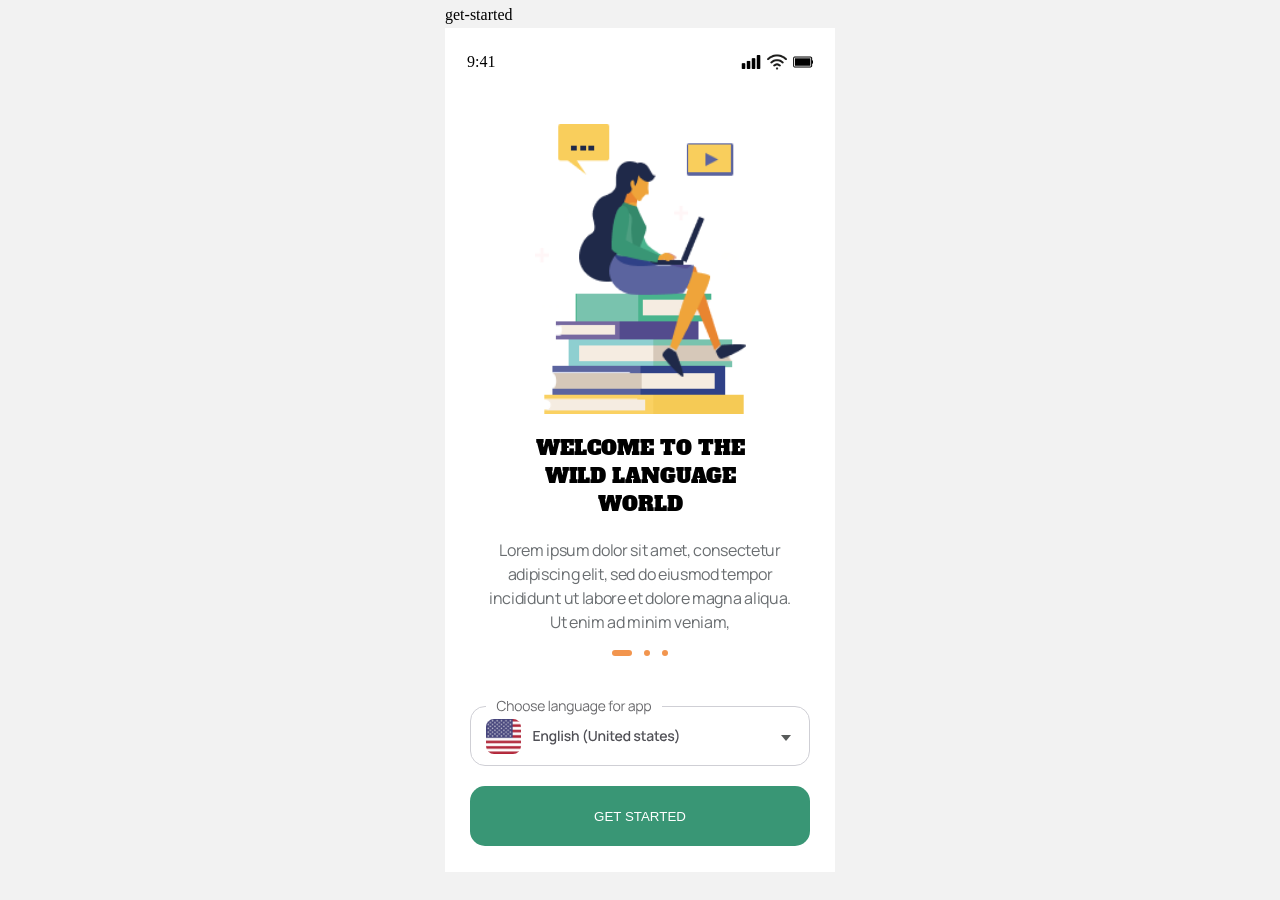
<file: start.html>
<!DOCTYPE html>
<html lang="en">
<head>
    <meta charset="UTF-8">
    <meta name="viewport" content="width=device-width, initial-scale=1.0">
    <title>Document</title>
    <link rel="icon" href="image/bobrkurwa.png" sizes="64x64">
    <link rel="stylesheet" href="style2.css">
</head>
<body>
    <div class="gigabox">
        <div class="box">
            <div class="text11">get-started</div>
            <header class="header2">
                    <div class="left">9:41</div>
                    <div class="right">
                        <img class="phoneimg" src="image/cellular.png" alt="cellular">
                        <img class="wifiimg" src="image/wifi.png" alt="wifi">
                        <img class="batimg" src="image/full-battery.png" alt="battery">
                    </div>
        
            </header>
            <div>
                <img class="study-big" src="image/study.png" alt="study">
            </div>
            <div class="text-w">
                <p class="welcome-w">
                    Welcome to the wild language world
                </p>
            </div>
            <div class="mt">
                <p class="mtt">Lorem ipsum dolor sit amet, consectetur adipiscing elit, sed do eiusmod tempor incididunt ut labore et dolore magna aliqua. Ut enim ad minim veniam,</p>
            </div>
            <div class="imgy">
                <svg class="svgg" width="56" height="6" viewBox="0 0 56 6" fill="none" xmlns="http://www.w3.org/2000/svg">
                <rect x="50" width="6" height="6" rx="3" fill="#F2954E"/>
                <rect x="32" width="6" height="6" rx="3" fill="#F2954E"/>
                <rect width="20" height="6" rx="3" fill="#F2954E"/>
                </svg>

            </div>
            <div class="lang">
                <svg width="340" height="70" viewBox="0 0 340 70" fill="none" xmlns="http://www.w3.org/2000/svg" xmlns:xlink="http://www.w3.org/1999/xlink">
        <g clip-path="url(#clip0_0_79)">
        <rect x="0.5" y="10.5" width="339" height="59" rx="14.5" fill="white" stroke="#CFCFD5"/>
        <path d="M63.4438 45V34.92H69.8838V36.299H64.9068V39.127H69.0438V40.506H64.9068V43.621H69.8838V45H63.4438ZM76.5909 45V41.283C76.5909 40.989 76.5652 40.688 76.5139 40.38C76.4672 40.0673 76.3739 39.778 76.2339 39.512C76.0986 39.246 75.9049 39.0313 75.6529 38.868C75.4056 38.7047 75.0812 38.623 74.6799 38.623C74.4186 38.623 74.1712 38.6673 73.9379 38.756C73.7046 38.84 73.4992 38.9777 73.3219 39.169C73.1492 39.3603 73.0116 39.6123 72.9089 39.925C72.8109 40.2377 72.7619 40.618 72.7619 41.066L71.8519 40.723C71.8519 40.037 71.9802 39.4327 72.2369 38.91C72.4936 38.3827 72.8622 37.972 73.3429 37.678C73.8236 37.384 74.4046 37.237 75.0859 37.237C75.6086 37.237 76.0472 37.321 76.4019 37.489C76.7566 37.657 77.0436 37.8787 77.2629 38.154C77.4869 38.4247 77.6572 38.721 77.7739 39.043C77.8906 39.365 77.9699 39.68 78.0119 39.988C78.0539 40.296 78.0749 40.5667 78.0749 40.8V45H76.5909ZM71.2779 45V37.44H72.5869V39.624H72.7619V45H71.2779ZM82.7332 48.57C82.3272 48.57 81.9328 48.507 81.5502 48.381C81.1722 48.255 80.8268 48.0683 80.5142 47.821C80.2015 47.5783 79.9425 47.2773 79.7372 46.918L81.0882 46.232C81.2515 46.554 81.4848 46.7897 81.7882 46.939C82.0915 47.0883 82.4112 47.163 82.7472 47.163C83.1625 47.163 83.5172 47.0883 83.8112 46.939C84.1052 46.7943 84.3268 46.575 84.4762 46.281C84.6302 45.987 84.7048 45.623 84.7002 45.189V43.075H84.8752V37.44H86.1702V45.203C86.1702 45.4037 86.1632 45.595 86.1492 45.777C86.1352 45.959 86.1095 46.141 86.0722 46.323C85.9648 46.8317 85.7595 47.2517 85.4562 47.583C85.1575 47.9143 84.7748 48.1617 84.3082 48.325C83.8462 48.4883 83.3212 48.57 82.7332 48.57ZM82.6212 45.21C81.9165 45.21 81.3075 45.035 80.7942 44.685C80.2855 44.335 79.8912 43.859 79.6112 43.257C79.3358 42.6503 79.1982 41.969 79.1982 41.213C79.1982 40.4523 79.3382 39.7733 79.6182 39.176C79.8982 38.574 80.2948 38.1003 80.8082 37.755C81.3262 37.405 81.9398 37.23 82.6492 37.23C83.3632 37.23 83.9628 37.405 84.4482 37.755C84.9382 38.1003 85.3068 38.574 85.5542 39.176C85.8062 39.778 85.9322 40.457 85.9322 41.213C85.9322 41.969 85.8062 42.648 85.5542 43.25C85.3022 43.852 84.9312 44.3303 84.4412 44.685C83.9512 45.035 83.3445 45.21 82.6212 45.21ZM82.8242 43.887C83.3048 43.887 83.6968 43.7727 84.0002 43.544C84.3035 43.3153 84.5252 43.0003 84.6652 42.599C84.8052 42.1977 84.8752 41.7357 84.8752 41.213C84.8752 40.6903 84.8028 40.2283 84.6582 39.827C84.5182 39.4257 84.2988 39.113 84.0002 38.889C83.7062 38.665 83.3305 38.553 82.8732 38.553C82.3878 38.553 81.9888 38.672 81.6762 38.91C81.3635 39.148 81.1302 39.4677 80.9762 39.869C80.8268 40.2703 80.7522 40.7183 80.7522 41.213C80.7522 41.7123 80.8268 42.165 80.9762 42.571C81.1302 42.9723 81.3588 43.292 81.6622 43.53C81.9702 43.768 82.3575 43.887 82.8242 43.887ZM87.9957 45V34.71H89.4587V45H87.9957ZM91.4208 36.201V34.78H92.8838V36.201H91.4208ZM91.4208 45V37.44H92.8838V45H91.4208ZM97.5969 45.203C96.6776 45.203 95.9286 45 95.3499 44.594C94.7712 44.188 94.4166 43.6163 94.2859 42.879L95.7839 42.648C95.8772 43.04 96.0919 43.3503 96.4279 43.579C96.7686 43.803 97.1909 43.915 97.6949 43.915C98.1522 43.915 98.5092 43.8217 98.7659 43.635C99.0272 43.4483 99.1579 43.1917 99.1579 42.865C99.1579 42.6737 99.1112 42.5197 99.0179 42.403C98.9292 42.2817 98.7402 42.1673 98.4509 42.06C98.1616 41.9527 97.7206 41.8197 97.1279 41.661C96.4792 41.493 95.9636 41.3133 95.5809 41.122C95.2029 40.926 94.9322 40.6997 94.7689 40.443C94.6102 40.1817 94.5309 39.8667 94.5309 39.498C94.5309 39.0407 94.6522 38.6417 94.8949 38.301C95.1376 37.9603 95.4782 37.6967 95.9169 37.51C96.3602 37.3233 96.8782 37.23 97.4709 37.23C98.0496 37.23 98.5652 37.321 99.0179 37.503C99.4706 37.685 99.8369 37.944 100.117 38.28C100.397 38.6113 100.565 39.001 100.621 39.449L99.1229 39.722C99.0716 39.358 98.9012 39.071 98.6119 38.861C98.3226 38.651 97.9469 38.5367 97.4849 38.518C97.0416 38.4993 96.6822 38.574 96.4069 38.742C96.1316 38.9053 95.9939 39.1317 95.9939 39.421C95.9939 39.589 96.0452 39.7313 96.1479 39.848C96.2552 39.9647 96.4606 40.0767 96.7639 40.184C97.0672 40.2913 97.5152 40.4197 98.1079 40.569C98.7426 40.7323 99.2466 40.9143 99.6199 41.115C99.9932 41.311 100.259 41.5467 100.418 41.822C100.581 42.0927 100.663 42.4217 100.663 42.809C100.663 43.5557 100.39 44.1413 99.8439 44.566C99.3026 44.9907 98.5536 45.203 97.5969 45.203ZM107.238 45V41.283C107.238 40.989 107.212 40.688 107.161 40.38C107.114 40.0673 107.021 39.778 106.881 39.512C106.745 39.246 106.552 39.0313 106.3 38.868C106.052 38.7047 105.728 38.623 105.327 38.623C105.065 38.623 104.818 38.6673 104.585 38.756C104.351 38.84 104.146 38.9777 103.969 39.169C103.796 39.3603 103.658 39.6123 103.556 39.925C103.458 40.2377 103.409 40.618 103.409 41.066L102.499 40.723C102.499 40.037 102.627 39.4327 102.884 38.91C103.14 38.3827 103.509 37.972 103.99 37.678C104.47 37.384 105.051 37.237 105.733 37.237C106.255 37.237 106.694 37.321 107.049 37.489C107.403 37.657 107.69 37.8787 107.91 38.154C108.134 38.4247 108.304 38.721 108.421 39.043C108.537 39.365 108.617 39.68 108.659 39.988C108.701 40.296 108.722 40.5667 108.722 40.8V45H107.238ZM101.925 45V34.92H103.234V40.359H103.409V45H101.925ZM116.351 47.611C115.809 46.981 115.343 46.2693 114.951 45.476C114.559 44.6873 114.26 43.859 114.055 42.991C113.849 42.1183 113.754 41.248 113.768 40.38C113.754 39.512 113.849 38.644 114.055 37.776C114.26 36.9033 114.559 36.0727 114.951 35.284C115.343 34.4907 115.809 33.779 116.351 33.149L117.443 33.961C116.883 34.6237 116.432 35.305 116.092 36.005C115.751 36.7003 115.501 37.4143 115.343 38.147C115.184 38.875 115.105 39.6193 115.105 40.38C115.105 41.136 115.184 41.8803 115.343 42.613C115.501 43.3457 115.751 44.062 116.092 44.762C116.437 45.462 116.887 46.141 117.443 46.799L116.351 47.611ZM122.746 45.21C121.958 45.21 121.26 45.049 120.653 44.727C120.051 44.4003 119.58 43.9453 119.239 43.362C118.899 42.774 118.728 42.0833 118.728 41.29V34.927L120.212 34.92V41.213C120.212 41.6423 120.285 42.0203 120.429 42.347C120.574 42.6737 120.768 42.9467 121.01 43.166C121.253 43.3853 121.524 43.551 121.822 43.663C122.126 43.775 122.434 43.831 122.746 43.831C123.064 43.831 123.372 43.775 123.67 43.663C123.974 43.5463 124.247 43.3783 124.489 43.159C124.732 42.9397 124.923 42.6667 125.063 42.34C125.208 42.0133 125.28 41.6377 125.28 41.213V34.92H126.764V41.29C126.764 42.0787 126.594 42.767 126.253 43.355C125.913 43.943 125.439 44.4003 124.832 44.727C124.23 45.049 123.535 45.21 122.746 45.21ZM133.749 45V41.283C133.749 40.989 133.723 40.688 133.672 40.38C133.625 40.0673 133.532 39.778 133.392 39.512C133.256 39.246 133.063 39.0313 132.811 38.868C132.563 38.7047 132.239 38.623 131.838 38.623C131.576 38.623 131.329 38.6673 131.096 38.756C130.862 38.84 130.657 38.9777 130.48 39.169C130.307 39.3603 130.169 39.6123 130.067 39.925C129.969 40.2377 129.92 40.618 129.92 41.066L129.01 40.723C129.01 40.037 129.138 39.4327 129.395 38.91C129.651 38.3827 130.02 37.972 130.501 37.678C130.981 37.384 131.562 37.237 132.244 37.237C132.766 37.237 133.205 37.321 133.56 37.489C133.914 37.657 134.201 37.8787 134.421 38.154C134.645 38.4247 134.815 38.721 134.932 39.043C135.048 39.365 135.128 39.68 135.17 39.988C135.212 40.296 135.233 40.5667 135.233 40.8V45H133.749ZM128.436 45V37.44H129.745V39.624H129.92V45H128.436ZM136.916 36.201V34.78H138.379V36.201H136.916ZM136.916 45V37.44H138.379V45H136.916ZM144.527 45C144.051 45.0933 143.584 45.133 143.127 45.119C142.67 45.105 142.261 45.0163 141.902 44.853C141.543 44.6897 141.272 44.433 141.09 44.083C140.927 43.7703 140.838 43.453 140.824 43.131C140.815 42.8043 140.81 42.4357 140.81 42.025V35.34H142.28V41.955C142.28 42.2583 142.282 42.522 142.287 42.746C142.296 42.97 142.345 43.159 142.434 43.313C142.602 43.6023 142.868 43.768 143.232 43.81C143.601 43.8473 144.032 43.831 144.527 43.761V45ZM139.361 38.616V37.44H144.527V38.616H139.361ZM148.852 45.21C148.101 45.21 147.44 45.0467 146.871 44.72C146.306 44.3887 145.865 43.929 145.548 43.341C145.235 42.7483 145.079 42.0623 145.079 41.283C145.079 40.457 145.233 39.7407 145.541 39.134C145.854 38.5273 146.288 38.0583 146.843 37.727C147.398 37.3957 148.045 37.23 148.782 37.23C149.552 37.23 150.208 37.4097 150.749 37.769C151.29 38.1237 151.694 38.63 151.96 39.288C152.231 39.946 152.338 40.7277 152.282 41.633H150.819V41.101C150.81 40.2237 150.642 39.575 150.315 39.155C149.993 38.735 149.501 38.525 148.838 38.525C148.105 38.525 147.555 38.756 147.186 39.218C146.817 39.68 146.633 40.3473 146.633 41.22C146.633 42.0507 146.817 42.6947 147.186 43.152C147.555 43.6047 148.087 43.831 148.782 43.831C149.239 43.831 149.634 43.7283 149.965 43.523C150.301 43.313 150.562 43.0143 150.749 42.627L152.184 43.082C151.89 43.7587 151.444 44.2837 150.847 44.657C150.25 45.0257 149.585 45.21 148.852 45.21ZM146.157 41.633V40.492H151.554V41.633H146.157ZM156.576 45.21C155.871 45.21 155.262 45.035 154.749 44.685C154.24 44.335 153.846 43.859 153.566 43.257C153.29 42.6503 153.153 41.969 153.153 41.213C153.153 40.4523 153.293 39.7733 153.573 39.176C153.853 38.574 154.249 38.1003 154.763 37.755C155.281 37.405 155.894 37.23 156.604 37.23C157.318 37.23 157.917 37.405 158.403 37.755C158.893 38.1003 159.261 38.574 159.509 39.176C159.761 39.778 159.887 40.457 159.887 41.213C159.887 41.969 159.761 42.648 159.509 43.25C159.257 43.852 158.886 44.3303 158.396 44.685C157.906 45.035 157.299 45.21 156.576 45.21ZM156.779 43.887C157.259 43.887 157.651 43.7727 157.955 43.544C158.258 43.3153 158.48 43.0003 158.62 42.599C158.76 42.1977 158.83 41.7357 158.83 41.213C158.83 40.6903 158.757 40.2283 158.613 39.827C158.473 39.4257 158.253 39.113 157.955 38.889C157.661 38.665 157.285 38.553 156.828 38.553C156.342 38.553 155.943 38.672 155.631 38.91C155.318 39.148 155.085 39.4677 154.931 39.869C154.781 40.2703 154.707 40.7183 154.707 41.213C154.707 41.7123 154.781 42.165 154.931 42.571C155.085 42.9723 155.313 43.292 155.617 43.53C155.925 43.768 156.312 43.887 156.779 43.887ZM158.83 45V39.561H158.662V34.92H160.132V45H158.83ZM167.224 45.203C166.305 45.203 165.556 45 164.977 44.594C164.398 44.188 164.044 43.6163 163.913 42.879L165.411 42.648C165.504 43.04 165.719 43.3503 166.055 43.579C166.396 43.803 166.818 43.915 167.322 43.915C167.779 43.915 168.136 43.8217 168.393 43.635C168.654 43.4483 168.785 43.1917 168.785 42.865C168.785 42.6737 168.738 42.5197 168.645 42.403C168.556 42.2817 168.367 42.1673 168.078 42.06C167.789 41.9527 167.348 41.8197 166.755 41.661C166.106 41.493 165.591 41.3133 165.208 41.122C164.83 40.926 164.559 40.6997 164.396 40.443C164.237 40.1817 164.158 39.8667 164.158 39.498C164.158 39.0407 164.279 38.6417 164.522 38.301C164.765 37.9603 165.105 37.6967 165.544 37.51C165.987 37.3233 166.505 37.23 167.098 37.23C167.677 37.23 168.192 37.321 168.645 37.503C169.098 37.685 169.464 37.944 169.744 38.28C170.024 38.6113 170.192 39.001 170.248 39.449L168.75 39.722C168.699 39.358 168.528 39.071 168.239 38.861C167.95 38.651 167.574 38.5367 167.112 38.518C166.669 38.4993 166.309 38.574 166.034 38.742C165.759 38.9053 165.621 39.1317 165.621 39.421C165.621 39.589 165.672 39.7313 165.775 39.848C165.882 39.9647 166.088 40.0767 166.391 40.184C166.694 40.2913 167.142 40.4197 167.735 40.569C168.37 40.7323 168.874 40.9143 169.247 41.115C169.62 41.311 169.886 41.5467 170.045 41.822C170.208 42.0927 170.29 42.4217 170.29 42.809C170.29 43.5557 170.017 44.1413 169.471 44.566C168.93 44.9907 168.181 45.203 167.224 45.203ZM175.885 45C175.409 45.0933 174.942 45.133 174.485 45.119C174.027 45.105 173.619 45.0163 173.26 44.853C172.9 44.6897 172.63 44.433 172.448 44.083C172.284 43.7703 172.196 43.453 172.182 43.131C172.172 42.8043 172.168 42.4357 172.168 42.025V35.34H173.638V41.955C173.638 42.2583 173.64 42.522 173.645 42.746C173.654 42.97 173.703 43.159 173.792 43.313C173.96 43.6023 174.226 43.768 174.59 43.81C174.958 43.8473 175.39 43.831 175.885 43.761V45ZM170.719 38.616V37.44H175.885V38.616H170.719ZM179.334 45.21C178.774 45.21 178.305 45.1073 177.927 44.902C177.549 44.692 177.262 44.4167 177.066 44.076C176.874 43.7307 176.779 43.3527 176.779 42.942C176.779 42.5593 176.846 42.2233 176.982 41.934C177.117 41.6447 177.318 41.3997 177.584 41.199C177.85 40.9937 178.176 40.828 178.564 40.702C178.9 40.604 179.28 40.5177 179.705 40.443C180.129 40.3683 180.575 40.2983 181.042 40.233C181.513 40.1677 181.98 40.1023 182.442 40.037L181.91 40.331C181.919 39.7383 181.793 39.2997 181.532 39.015C181.275 38.7257 180.832 38.581 180.202 38.581C179.805 38.581 179.441 38.6743 179.11 38.861C178.778 39.043 178.547 39.3463 178.417 39.771L177.052 39.351C177.238 38.7023 177.593 38.1867 178.116 37.804C178.643 37.4213 179.343 37.23 180.216 37.23C180.892 37.23 181.48 37.3467 181.98 37.58C182.484 37.8087 182.852 38.1727 183.086 38.672C183.207 38.9193 183.282 39.1807 183.31 39.456C183.338 39.7313 183.352 40.0277 183.352 40.345V45H182.057V43.271L182.309 43.495C181.996 44.0737 181.597 44.5053 181.112 44.79C180.631 45.07 180.038 45.21 179.334 45.21ZM179.593 44.013C180.008 44.013 180.365 43.9407 180.664 43.796C180.962 43.6467 181.203 43.4577 181.385 43.229C181.567 43.0003 181.686 42.7623 181.742 42.515C181.821 42.291 181.865 42.039 181.875 41.759C181.889 41.479 181.896 41.255 181.896 41.087L182.372 41.262C181.91 41.332 181.49 41.395 181.112 41.451C180.734 41.507 180.391 41.563 180.083 41.619C179.779 41.6703 179.509 41.7333 179.271 41.808C179.07 41.878 178.89 41.962 178.732 42.06C178.578 42.158 178.454 42.277 178.361 42.417C178.272 42.557 178.228 42.7273 178.228 42.928C178.228 43.124 178.277 43.306 178.375 43.474C178.473 43.6373 178.622 43.768 178.823 43.866C179.023 43.964 179.28 44.013 179.593 44.013ZM189.215 45C188.739 45.0933 188.273 45.133 187.815 45.119C187.358 45.105 186.95 45.0163 186.59 44.853C186.231 44.6897 185.96 44.433 185.778 44.083C185.615 43.7703 185.526 43.453 185.512 43.131C185.503 42.8043 185.498 42.4357 185.498 42.025V35.34H186.968V41.955C186.968 42.2583 186.971 42.522 186.975 42.746C186.985 42.97 187.034 43.159 187.122 43.313C187.29 43.6023 187.556 43.768 187.92 43.81C188.289 43.8473 188.721 43.831 189.215 43.761V45ZM184.049 38.616V37.44H189.215V38.616H184.049ZM193.541 45.21C192.789 45.21 192.129 45.0467 191.56 44.72C190.995 44.3887 190.554 43.929 190.237 43.341C189.924 42.7483 189.768 42.0623 189.768 41.283C189.768 40.457 189.922 39.7407 190.23 39.134C190.542 38.5273 190.976 38.0583 191.532 37.727C192.087 37.3957 192.733 37.23 193.471 37.23C194.241 37.23 194.896 37.4097 195.438 37.769C195.979 38.1237 196.383 38.63 196.649 39.288C196.919 39.946 197.027 40.7277 196.971 41.633H195.508V41.101C195.498 40.2237 195.33 39.575 195.004 39.155C194.682 38.735 194.189 38.525 193.527 38.525C192.794 38.525 192.243 38.756 191.875 39.218C191.506 39.68 191.322 40.3473 191.322 41.22C191.322 42.0507 191.506 42.6947 191.875 43.152C192.243 43.6047 192.775 43.831 193.471 43.831C193.928 43.831 194.322 43.7283 194.654 43.523C194.99 43.313 195.251 43.0143 195.438 42.627L196.873 43.082C196.579 43.7587 196.133 44.2837 195.536 44.657C194.938 45.0257 194.273 45.21 193.541 45.21ZM190.846 41.633V40.492H196.243V41.633H190.846ZM201.152 45.203C200.233 45.203 199.484 45 198.905 44.594C198.326 44.188 197.972 43.6163 197.841 42.879L199.339 42.648C199.432 43.04 199.647 43.3503 199.983 43.579C200.324 43.803 200.746 43.915 201.25 43.915C201.707 43.915 202.064 43.8217 202.321 43.635C202.582 43.4483 202.713 43.1917 202.713 42.865C202.713 42.6737 202.666 42.5197 202.573 42.403C202.484 42.2817 202.295 42.1673 202.006 42.06C201.717 41.9527 201.276 41.8197 200.683 41.661C200.034 41.493 199.519 41.3133 199.136 41.122C198.758 40.926 198.487 40.6997 198.324 40.443C198.165 40.1817 198.086 39.8667 198.086 39.498C198.086 39.0407 198.207 38.6417 198.45 38.301C198.693 37.9603 199.033 37.6967 199.472 37.51C199.915 37.3233 200.433 37.23 201.026 37.23C201.605 37.23 202.12 37.321 202.573 37.503C203.026 37.685 203.392 37.944 203.672 38.28C203.952 38.6113 204.12 39.001 204.176 39.449L202.678 39.722C202.627 39.358 202.456 39.071 202.167 38.861C201.878 38.651 201.502 38.5367 201.04 38.518C200.597 38.4993 200.237 38.574 199.962 38.742C199.687 38.9053 199.549 39.1317 199.549 39.421C199.549 39.589 199.6 39.7313 199.703 39.848C199.81 39.9647 200.016 40.0767 200.319 40.184C200.622 40.2913 201.07 40.4197 201.663 40.569C202.298 40.7323 202.802 40.9143 203.175 41.115C203.548 41.311 203.814 41.5467 203.973 41.822C204.136 42.0927 204.218 42.4217 204.218 42.809C204.218 43.5557 203.945 44.1413 203.399 44.566C202.858 44.9907 202.109 45.203 201.152 45.203ZM205.989 47.611L204.897 46.799C205.452 46.141 205.9 45.462 206.241 44.762C206.586 44.062 206.838 43.3457 206.997 42.613C207.155 41.8803 207.235 41.136 207.235 40.38C207.235 39.6193 207.155 38.875 206.997 38.147C206.838 37.4143 206.588 36.7003 206.248 36.005C205.907 35.305 205.457 34.6237 204.897 33.961L205.989 33.149C206.53 33.779 206.997 34.4907 207.389 35.284C207.781 36.0727 208.079 36.9033 208.285 37.776C208.49 38.644 208.586 39.512 208.572 40.38C208.586 41.248 208.49 42.1183 208.285 42.991C208.079 43.859 207.781 44.6873 207.389 45.476C206.997 46.2693 206.53 46.981 205.989 47.611Z" fill="#505056"/>
        <rect x="16" y="23" width="35" height="35" rx="8" fill="white"/>
        <mask id="mask0_0_79" style="mask-type:luminance" maskUnits="userSpaceOnUse" x="16" y="23" width="35" height="35">
        <rect x="16" y="23" width="35" height="35" rx="8" fill="white"/>
        </mask>
        <g mask="url(#mask0_0_79)">
        <rect x="16" y="23" width="66.5" height="35" fill="url(#pattern0_0_79)"/>
        </g>
        <path fill-rule="evenodd" clip-rule="evenodd" d="M316 45L311 39H321L316 45Z" fill="#585B5A"/>
        <g clip-path="url(#clip1_0_79)">
        <rect x="16" width="176" height="20" fill="white"/>
        <path d="M31.4564 15.21C30.4531 15.21 29.6061 14.9883 28.9154 14.545C28.2248 14.097 27.7021 13.4787 27.3474 12.69C26.9928 11.9013 26.8154 10.9913 26.8154 9.96C26.8154 8.92867 26.9928 8.01867 27.3474 7.23C27.7021 6.44133 28.2248 5.82533 28.9154 5.382C29.6061 4.934 30.4531 4.71 31.4564 4.71C32.6278 4.71 33.5844 5.011 34.3264 5.613C35.0684 6.21033 35.5771 7.013 35.8524 8.021L34.8024 8.294C34.5878 7.496 34.2028 6.86367 33.6474 6.397C33.0921 5.93033 32.3618 5.697 31.4564 5.697C30.6678 5.697 30.0121 5.87667 29.4894 6.236C28.9668 6.59533 28.5724 7.097 28.3064 7.741C28.0451 8.38033 27.9098 9.12 27.9004 9.96C27.8958 10.8 28.0241 11.5397 28.2854 12.179C28.5514 12.8183 28.9481 13.32 29.4754 13.684C30.0074 14.0433 30.6678 14.223 31.4564 14.223C32.3618 14.223 33.0921 13.9897 33.6474 13.523C34.2028 13.0517 34.5878 12.4193 34.8024 11.626L35.8524 11.899C35.5771 12.907 35.0684 13.712 34.3264 14.314C33.5844 14.9113 32.6278 15.21 31.4564 15.21ZM42.5769 15V11.143C42.5769 10.723 42.5372 10.338 42.4579 9.988C42.3786 9.63333 42.2502 9.32533 42.0729 9.064C41.9002 8.798 41.6739 8.59267 41.3939 8.448C41.1186 8.30333 40.7826 8.231 40.3859 8.231C40.0219 8.231 39.6999 8.294 39.4199 8.42C39.1446 8.546 38.9112 8.728 38.7199 8.966C38.5332 9.19933 38.3909 9.484 38.2929 9.82C38.1949 10.156 38.1459 10.5387 38.1459 10.968L37.4179 10.807C37.4179 10.0323 37.5532 9.38133 37.8239 8.854C38.0946 8.32667 38.4679 7.92767 38.9439 7.657C39.4199 7.38633 39.9659 7.251 40.5819 7.251C41.0346 7.251 41.4289 7.321 41.7649 7.461C42.1056 7.601 42.3926 7.79 42.6259 8.028C42.8639 8.266 43.0552 8.539 43.1999 8.847C43.3446 9.15033 43.4496 9.47467 43.5149 9.82C43.5802 10.1607 43.6129 10.5013 43.6129 10.842V15H42.5769ZM37.1099 15V4.92H38.0409V10.611H38.1459V15H37.1099ZM48.3064 15.21C47.5551 15.21 46.9134 15.0397 46.3814 14.699C45.8494 14.3583 45.4411 13.887 45.1564 13.285C44.8717 12.683 44.7294 11.9923 44.7294 11.213C44.7294 10.4197 44.8741 9.72433 45.1634 9.127C45.4527 8.52967 45.8634 8.06533 46.3954 7.734C46.9321 7.398 47.5691 7.23 48.3064 7.23C49.0624 7.23 49.7064 7.40033 50.2384 7.741C50.7751 8.077 51.1834 8.546 51.4634 9.148C51.7481 9.74533 51.8904 10.4337 51.8904 11.213C51.8904 12.0063 51.7481 12.704 51.4634 13.306C51.1788 13.9033 50.7681 14.37 50.2314 14.706C49.6948 15.042 49.0531 15.21 48.3064 15.21ZM48.3064 14.223C49.1464 14.223 49.7717 13.9453 50.1824 13.39C50.5931 12.83 50.7984 12.1043 50.7984 11.213C50.7984 10.2983 50.5907 9.57033 50.1754 9.029C49.7648 8.48767 49.1417 8.217 48.3064 8.217C47.7417 8.217 47.2751 8.34533 46.9064 8.602C46.5424 8.854 46.2694 9.20633 46.0874 9.659C45.9101 10.107 45.8214 10.625 45.8214 11.213C45.8214 12.123 46.0314 12.8533 46.4514 13.404C46.8714 13.95 47.4897 14.223 48.3064 14.223ZM56.3116 15.21C55.5602 15.21 54.9186 15.0397 54.3866 14.699C53.8546 14.3583 53.4462 13.887 53.1616 13.285C52.8769 12.683 52.7346 11.9923 52.7346 11.213C52.7346 10.4197 52.8792 9.72433 53.1686 9.127C53.4579 8.52967 53.8686 8.06533 54.4006 7.734C54.9372 7.398 55.5742 7.23 56.3116 7.23C57.0676 7.23 57.7116 7.40033 58.2436 7.741C58.7802 8.077 59.1886 8.546 59.4686 9.148C59.7532 9.74533 59.8956 10.4337 59.8956 11.213C59.8956 12.0063 59.7532 12.704 59.4686 13.306C59.1839 13.9033 58.7732 14.37 58.2366 14.706C57.6999 15.042 57.0582 15.21 56.3116 15.21ZM56.3116 14.223C57.1516 14.223 57.7769 13.9453 58.1876 13.39C58.5982 12.83 58.8036 12.1043 58.8036 11.213C58.8036 10.2983 58.5959 9.57033 58.1806 9.029C57.7699 8.48767 57.1469 8.217 56.3116 8.217C55.7469 8.217 55.2802 8.34533 54.9116 8.602C54.5476 8.854 54.2746 9.20633 54.0926 9.659C53.9152 10.107 53.8266 10.625 53.8266 11.213C53.8266 12.123 54.0366 12.8533 54.4566 13.404C54.8766 13.95 55.4949 14.223 56.3116 14.223ZM63.9124 15.203C63.0257 15.203 62.2954 15.0117 61.7214 14.629C61.152 14.2463 60.802 13.7143 60.6714 13.033L61.7214 12.858C61.8334 13.2873 62.0877 13.6303 62.4844 13.887C62.8857 14.139 63.3804 14.265 63.9684 14.265C64.5424 14.265 64.995 14.146 65.3264 13.908C65.6577 13.6653 65.8234 13.3363 65.8234 12.921C65.8234 12.6877 65.7697 12.4987 65.6624 12.354C65.5597 12.2047 65.3474 12.067 65.0254 11.941C64.7034 11.815 64.2227 11.6657 63.5834 11.493C62.8974 11.3063 62.3607 11.1197 61.9734 10.933C61.586 10.7463 61.3107 10.5317 61.1474 10.289C60.984 10.0417 60.9024 9.74067 60.9024 9.386C60.9024 8.95667 61.0237 8.581 61.2664 8.259C61.509 7.93233 61.845 7.68033 62.2744 7.503C62.7037 7.321 63.203 7.23 63.7724 7.23C64.3417 7.23 64.8504 7.32333 65.2984 7.51C65.751 7.692 66.115 7.94867 66.3904 8.28C66.6657 8.61133 66.829 8.99633 66.8804 9.435L65.8304 9.624C65.7604 9.18067 65.5387 8.83067 65.1654 8.574C64.7967 8.31267 64.3277 8.17733 63.7584 8.168C63.2217 8.154 62.7854 8.25667 62.4494 8.476C62.1134 8.69067 61.9454 8.97767 61.9454 9.337C61.9454 9.53767 62.006 9.71033 62.1274 9.855C62.2487 9.995 62.468 10.128 62.7854 10.254C63.1074 10.38 63.5647 10.5177 64.1574 10.667C64.8527 10.8443 65.3987 11.031 65.7954 11.227C66.192 11.423 66.4744 11.654 66.6424 11.92C66.8104 12.186 66.8944 12.515 66.8944 12.907C66.8944 13.621 66.6284 14.1833 66.0964 14.594C65.569 15 64.841 15.203 63.9124 15.203ZM71.3658 15.21C70.6285 15.21 69.9892 15.0467 69.4478 14.72C68.9112 14.3933 68.4935 13.9337 68.1948 13.341C67.8962 12.7483 67.7468 12.053 67.7468 11.255C67.7468 10.429 67.8938 9.715 68.1878 9.113C68.4818 8.511 68.8948 8.04667 69.4268 7.72C69.9635 7.39333 70.5958 7.23 71.3238 7.23C72.0705 7.23 72.7075 7.40267 73.2348 7.748C73.7622 8.08867 74.1612 8.57867 74.4318 9.218C74.7025 9.85733 74.8262 10.6203 74.8028 11.507H73.7528V11.143C73.7342 10.163 73.5218 9.42333 73.1158 8.924C72.7145 8.42467 72.1265 8.175 71.3518 8.175C70.5398 8.175 69.9168 8.43867 69.4828 8.966C69.0535 9.49333 68.8388 10.2447 68.8388 11.22C68.8388 12.172 69.0535 12.9117 69.4828 13.439C69.9168 13.9617 70.5305 14.223 71.3238 14.223C71.8652 14.223 72.3365 14.0993 72.7378 13.852C73.1438 13.6 73.4635 13.2383 73.6968 12.767L74.6558 13.138C74.3572 13.796 73.9162 14.307 73.3328 14.671C72.7542 15.0303 72.0985 15.21 71.3658 15.21ZM68.4748 11.507V10.646H74.2498V11.507H68.4748ZM78.739 15V4.71H79.768V15H78.739ZM83.7496 15.21C83.1803 15.21 82.7019 15.1073 82.3146 14.902C81.9319 14.6967 81.6449 14.4237 81.4536 14.083C81.2623 13.7423 81.1666 13.3713 81.1666 12.97C81.1666 12.5593 81.2483 12.2093 81.4116 11.92C81.5796 11.626 81.8059 11.3857 82.0906 11.199C82.3799 11.0123 82.7136 10.87 83.0916 10.772C83.4743 10.6787 83.8966 10.597 84.3586 10.527C84.8253 10.4523 85.2803 10.3893 85.7236 10.338C86.1716 10.282 86.5636 10.2283 86.8996 10.177L86.5356 10.401C86.5496 9.65433 86.4049 9.10133 86.1016 8.742C85.7983 8.38267 85.2709 8.203 84.5196 8.203C84.0016 8.203 83.5629 8.31967 83.2036 8.553C82.8489 8.78633 82.5993 9.155 82.4546 9.659L81.4536 9.365C81.6263 8.68833 81.9739 8.16333 82.4966 7.79C83.0193 7.41667 83.6983 7.23 84.5336 7.23C85.2243 7.23 85.8099 7.36067 86.2906 7.622C86.7759 7.87867 87.1189 8.252 87.3196 8.742C87.4129 8.96133 87.4736 9.20633 87.5016 9.477C87.5296 9.74767 87.5436 10.023 87.5436 10.303V15H86.6266V13.103L86.8926 13.215C86.6359 13.8637 86.2369 14.3583 85.6956 14.699C85.1543 15.0397 84.5056 15.21 83.7496 15.21ZM83.8686 14.321C84.3493 14.321 84.7693 14.2347 85.1286 14.062C85.4879 13.8893 85.7773 13.6537 85.9966 13.355C86.2159 13.0517 86.3583 12.711 86.4236 12.333C86.4796 12.0903 86.5099 11.8243 86.5146 11.535C86.5193 11.241 86.5216 11.0217 86.5216 10.877L86.9136 11.08C86.5636 11.1267 86.1833 11.1733 85.7726 11.22C85.3666 11.2667 84.9653 11.3203 84.5686 11.381C84.1766 11.4417 83.8219 11.514 83.5046 11.598C83.2899 11.6587 83.0823 11.745 82.8816 11.857C82.6809 11.9643 82.5153 12.109 82.3846 12.291C82.2586 12.473 82.1956 12.6993 82.1956 12.97C82.1956 13.1893 82.2493 13.4017 82.3566 13.607C82.4686 13.8123 82.6459 13.9827 82.8886 14.118C83.1359 14.2533 83.4626 14.321 83.8686 14.321ZM94.5459 15V11.143C94.5459 10.723 94.5062 10.338 94.4269 9.988C94.3476 9.63333 94.2192 9.32533 94.0419 9.064C93.8692 8.798 93.6429 8.59267 93.3629 8.448C93.0876 8.30333 92.7516 8.231 92.3549 8.231C91.9909 8.231 91.6689 8.294 91.3889 8.42C91.1136 8.546 90.8802 8.728 90.6889 8.966C90.5022 9.19933 90.3599 9.484 90.2619 9.82C90.1639 10.156 90.1149 10.5387 90.1149 10.968L89.3869 10.807C89.3869 10.0323 89.5222 9.38133 89.7929 8.854C90.0636 8.32667 90.4369 7.92767 90.9129 7.657C91.3889 7.38633 91.9349 7.251 92.5509 7.251C93.0036 7.251 93.3979 7.321 93.7339 7.461C94.0746 7.601 94.3616 7.79 94.5949 8.028C94.8329 8.266 95.0242 8.539 95.1689 8.847C95.3136 9.15033 95.4186 9.47467 95.4839 9.82C95.5492 10.1607 95.5819 10.5013 95.5819 10.842V15H94.5459ZM89.0789 15V7.44H90.0099V9.302H90.1149V15H89.0789ZM100.121 18.57C99.7341 18.57 99.3514 18.5117 98.9734 18.395C98.6001 18.283 98.2547 18.1033 97.9374 17.856C97.6201 17.6133 97.3541 17.296 97.1394 16.904L98.0704 16.386C98.2804 16.806 98.5744 17.107 98.9524 17.289C99.3351 17.4757 99.7247 17.569 100.121 17.569C100.667 17.569 101.108 17.4663 101.444 17.261C101.785 17.0603 102.032 16.7617 102.186 16.365C102.34 15.9683 102.415 15.4737 102.41 14.881V12.865H102.529V7.44H103.446V14.895C103.446 15.1097 103.439 15.315 103.425 15.511C103.416 15.7117 103.395 15.9077 103.362 16.099C103.274 16.6637 103.089 17.128 102.809 17.492C102.534 17.856 102.17 18.1267 101.717 18.304C101.269 18.4813 100.737 18.57 100.121 18.57ZM100.051 15.21C99.3467 15.21 98.7447 15.035 98.2454 14.685C97.7461 14.3303 97.3634 13.852 97.0974 13.25C96.8314 12.648 96.6984 11.969 96.6984 11.213C96.6984 10.4617 96.8291 9.785 97.0904 9.183C97.3564 8.581 97.7367 8.105 98.2314 7.755C98.7261 7.405 99.3187 7.23 100.009 7.23C100.719 7.23 101.316 7.40267 101.801 7.748C102.287 8.09333 102.653 8.567 102.9 9.169C103.152 9.76633 103.278 10.4477 103.278 11.213C103.278 11.9643 103.155 12.6433 102.907 13.25C102.66 13.852 102.296 14.3303 101.815 14.685C101.335 15.035 100.747 15.21 100.051 15.21ZM100.156 14.251C100.693 14.251 101.136 14.1203 101.486 13.859C101.836 13.5977 102.098 13.2383 102.27 12.781C102.443 12.319 102.529 11.7963 102.529 11.213C102.529 10.6203 102.443 10.0977 102.27 9.645C102.098 9.18767 101.836 8.83067 101.486 8.574C101.141 8.31733 100.705 8.189 100.177 8.189C99.6361 8.189 99.1881 8.322 98.8334 8.588C98.4787 8.854 98.2151 9.21567 98.0424 9.673C97.8744 10.1303 97.7904 10.6437 97.7904 11.213C97.7904 11.787 97.8767 12.305 98.0494 12.767C98.2267 13.2243 98.4904 13.586 98.8404 13.852C99.1904 14.118 99.6291 14.251 100.156 14.251ZM108.015 15.189C107.562 15.189 107.165 15.119 106.825 14.979C106.489 14.839 106.202 14.65 105.964 14.412C105.73 14.174 105.541 13.9033 105.397 13.6C105.252 13.292 105.147 12.9677 105.082 12.627C105.016 12.2817 104.984 11.9387 104.984 11.598V7.44H106.02V11.297C106.02 11.7123 106.059 12.0973 106.139 12.452C106.218 12.8067 106.344 13.117 106.517 13.383C106.694 13.6443 106.92 13.8473 107.196 13.992C107.476 14.1367 107.814 14.209 108.211 14.209C108.575 14.209 108.894 14.146 109.17 14.02C109.45 13.894 109.683 13.7143 109.87 13.481C110.061 13.243 110.206 12.956 110.304 12.62C110.402 12.2793 110.451 11.8967 110.451 11.472L111.179 11.633C111.179 12.4077 111.043 13.0587 110.773 13.586C110.502 14.1133 110.129 14.5123 109.653 14.783C109.177 15.0537 108.631 15.189 108.015 15.189ZM110.556 15V13.138H110.451V7.44H111.48V15H110.556ZM115.319 15.21C114.75 15.21 114.271 15.1073 113.884 14.902C113.501 14.6967 113.214 14.4237 113.023 14.083C112.832 13.7423 112.736 13.3713 112.736 12.97C112.736 12.5593 112.818 12.2093 112.981 11.92C113.149 11.626 113.375 11.3857 113.66 11.199C113.949 11.0123 114.283 10.87 114.661 10.772C115.044 10.6787 115.466 10.597 115.928 10.527C116.395 10.4523 116.85 10.3893 117.293 10.338C117.741 10.282 118.133 10.2283 118.469 10.177L118.105 10.401C118.119 9.65433 117.974 9.10133 117.671 8.742C117.368 8.38267 116.84 8.203 116.089 8.203C115.571 8.203 115.132 8.31967 114.773 8.553C114.418 8.78633 114.169 9.155 114.024 9.659L113.023 9.365C113.196 8.68833 113.543 8.16333 114.066 7.79C114.589 7.41667 115.268 7.23 116.103 7.23C116.794 7.23 117.379 7.36067 117.86 7.622C118.345 7.87867 118.688 8.252 118.889 8.742C118.982 8.96133 119.043 9.20633 119.071 9.477C119.099 9.74767 119.113 10.023 119.113 10.303V15H118.196V13.103L118.462 13.215C118.205 13.8637 117.806 14.3583 117.265 14.699C116.724 15.0397 116.075 15.21 115.319 15.21ZM115.438 14.321C115.919 14.321 116.339 14.2347 116.698 14.062C117.057 13.8893 117.347 13.6537 117.566 13.355C117.785 13.0517 117.928 12.711 117.993 12.333C118.049 12.0903 118.079 11.8243 118.084 11.535C118.089 11.241 118.091 11.0217 118.091 10.877L118.483 11.08C118.133 11.1267 117.753 11.1733 117.342 11.22C116.936 11.2667 116.535 11.3203 116.138 11.381C115.746 11.4417 115.391 11.514 115.074 11.598C114.859 11.6587 114.652 11.745 114.451 11.857C114.25 11.9643 114.085 12.109 113.954 12.291C113.828 12.473 113.765 12.6993 113.765 12.97C113.765 13.1893 113.819 13.4017 113.926 13.607C114.038 13.8123 114.215 13.9827 114.458 14.118C114.705 14.2533 115.032 14.321 115.438 14.321ZM123.658 18.57C123.271 18.57 122.888 18.5117 122.51 18.395C122.137 18.283 121.792 18.1033 121.474 17.856C121.157 17.6133 120.891 17.296 120.676 16.904L121.607 16.386C121.817 16.806 122.111 17.107 122.489 17.289C122.872 17.4757 123.262 17.569 123.658 17.569C124.204 17.569 124.645 17.4663 124.981 17.261C125.322 17.0603 125.569 16.7617 125.723 16.365C125.877 15.9683 125.952 15.4737 125.947 14.881V12.865H126.066V7.44H126.983V14.895C126.983 15.1097 126.976 15.315 126.962 15.511C126.953 15.7117 126.932 15.9077 126.899 16.099C126.811 16.6637 126.626 17.128 126.346 17.492C126.071 17.856 125.707 18.1267 125.254 18.304C124.806 18.4813 124.274 18.57 123.658 18.57ZM123.588 15.21C122.884 15.21 122.282 15.035 121.782 14.685C121.283 14.3303 120.9 13.852 120.634 13.25C120.368 12.648 120.235 11.969 120.235 11.213C120.235 10.4617 120.366 9.785 120.627 9.183C120.893 8.581 121.274 8.105 121.768 7.755C122.263 7.405 122.856 7.23 123.546 7.23C124.256 7.23 124.853 7.40267 125.338 7.748C125.824 8.09333 126.19 8.567 126.437 9.169C126.689 9.76633 126.815 10.4477 126.815 11.213C126.815 11.9643 126.692 12.6433 126.444 13.25C126.197 13.852 125.833 14.3303 125.352 14.685C124.872 15.035 124.284 15.21 123.588 15.21ZM123.693 14.251C124.23 14.251 124.673 14.1203 125.023 13.859C125.373 13.5977 125.635 13.2383 125.807 12.781C125.98 12.319 126.066 11.7963 126.066 11.213C126.066 10.6203 125.98 10.0977 125.807 9.645C125.635 9.18767 125.373 8.83067 125.023 8.574C124.678 8.31733 124.242 8.189 123.714 8.189C123.173 8.189 122.725 8.322 122.37 8.588C122.016 8.854 121.752 9.21567 121.579 9.673C121.411 10.1303 121.327 10.6437 121.327 11.213C121.327 11.787 121.414 12.305 121.586 12.767C121.764 13.2243 122.027 13.586 122.377 13.852C122.727 14.118 123.166 14.251 123.693 14.251ZM131.86 15.21C131.122 15.21 130.483 15.0467 129.942 14.72C129.405 14.3933 128.987 13.9337 128.689 13.341C128.39 12.7483 128.241 12.053 128.241 11.255C128.241 10.429 128.388 9.715 128.682 9.113C128.976 8.511 129.389 8.04667 129.921 7.72C130.457 7.39333 131.09 7.23 131.818 7.23C132.564 7.23 133.201 7.40267 133.729 7.748C134.256 8.08867 134.655 8.57867 134.926 9.218C135.196 9.85733 135.32 10.6203 135.297 11.507H134.247V11.143C134.228 10.163 134.016 9.42333 133.61 8.924C133.208 8.42467 132.62 8.175 131.846 8.175C131.034 8.175 130.411 8.43867 129.977 8.966C129.547 9.49333 129.333 10.2447 129.333 11.22C129.333 12.172 129.547 12.9117 129.977 13.439C130.411 13.9617 131.024 14.223 131.818 14.223C132.359 14.223 132.83 14.0993 133.232 13.852C133.638 13.6 133.957 13.2383 134.191 12.767L135.15 13.138C134.851 13.796 134.41 14.307 133.827 14.671C133.248 15.0303 132.592 15.21 131.86 15.21ZM128.969 11.507V10.646H134.744V11.507H128.969ZM139.842 15V6.88C139.842 6.684 139.851 6.49033 139.87 6.299C139.893 6.10767 139.937 5.92567 140.003 5.753C140.068 5.57567 140.171 5.41233 140.311 5.263C140.465 5.095 140.633 4.97367 140.815 4.899C140.997 4.81967 141.186 4.76833 141.382 4.745C141.582 4.72167 141.778 4.71 141.97 4.71H142.936V5.578H142.04C141.648 5.578 141.354 5.67367 141.158 5.865C140.966 6.05633 140.871 6.35733 140.871 6.768V15H139.842ZM138.533 8.322V7.44H142.936V8.322H138.533ZM146.659 15.21C145.908 15.21 145.266 15.0397 144.734 14.699C144.202 14.3583 143.794 13.887 143.509 13.285C143.224 12.683 143.082 11.9923 143.082 11.213C143.082 10.4197 143.227 9.72433 143.516 9.127C143.805 8.52967 144.216 8.06533 144.748 7.734C145.285 7.398 145.922 7.23 146.659 7.23C147.415 7.23 148.059 7.40033 148.591 7.741C149.128 8.077 149.536 8.546 149.816 9.148C150.101 9.74533 150.243 10.4337 150.243 11.213C150.243 12.0063 150.101 12.704 149.816 13.306C149.531 13.9033 149.121 14.37 148.584 14.706C148.047 15.042 147.406 15.21 146.659 15.21ZM146.659 14.223C147.499 14.223 148.124 13.9453 148.535 13.39C148.946 12.83 149.151 12.1043 149.151 11.213C149.151 10.2983 148.943 9.57033 148.528 9.029C148.117 8.48767 147.494 8.217 146.659 8.217C146.094 8.217 145.628 8.34533 145.259 8.602C144.895 8.854 144.622 9.20633 144.44 9.659C144.263 10.107 144.174 10.625 144.174 11.213C144.174 12.123 144.384 12.8533 144.804 13.404C145.224 13.95 145.842 14.223 146.659 14.223ZM151.507 15V7.44H152.431V9.26L152.249 9.022C152.333 8.798 152.443 8.59267 152.578 8.406C152.714 8.21467 152.861 8.05833 153.019 7.937C153.215 7.76433 153.444 7.63367 153.705 7.545C153.967 7.45167 154.23 7.398 154.496 7.384C154.762 7.36533 155.005 7.384 155.224 7.44V8.406C154.949 8.336 154.648 8.31967 154.321 8.357C153.995 8.39433 153.694 8.525 153.418 8.749C153.166 8.945 152.977 9.18067 152.851 9.456C152.725 9.72667 152.641 10.016 152.599 10.324C152.557 10.6273 152.536 10.9283 152.536 11.227V15H151.507ZM160.958 15.21C160.389 15.21 159.91 15.1073 159.523 14.902C159.14 14.6967 158.853 14.4237 158.662 14.083C158.471 13.7423 158.375 13.3713 158.375 12.97C158.375 12.5593 158.457 12.2093 158.62 11.92C158.788 11.626 159.014 11.3857 159.299 11.199C159.588 11.0123 159.922 10.87 160.3 10.772C160.683 10.6787 161.105 10.597 161.567 10.527C162.034 10.4523 162.489 10.3893 162.932 10.338C163.38 10.282 163.772 10.2283 164.108 10.177L163.744 10.401C163.758 9.65433 163.613 9.10133 163.31 8.742C163.007 8.38267 162.479 8.203 161.728 8.203C161.21 8.203 160.771 8.31967 160.412 8.553C160.057 8.78633 159.808 9.155 159.663 9.659L158.662 9.365C158.835 8.68833 159.182 8.16333 159.705 7.79C160.228 7.41667 160.907 7.23 161.742 7.23C162.433 7.23 163.018 7.36067 163.499 7.622C163.984 7.87867 164.327 8.252 164.528 8.742C164.621 8.96133 164.682 9.20633 164.71 9.477C164.738 9.74767 164.752 10.023 164.752 10.303V15H163.835V13.103L164.101 13.215C163.844 13.8637 163.445 14.3583 162.904 14.699C162.363 15.0397 161.714 15.21 160.958 15.21ZM161.077 14.321C161.558 14.321 161.978 14.2347 162.337 14.062C162.696 13.8893 162.986 13.6537 163.205 13.355C163.424 13.0517 163.567 12.711 163.632 12.333C163.688 12.0903 163.718 11.8243 163.723 11.535C163.728 11.241 163.73 11.0217 163.73 10.877L164.122 11.08C163.772 11.1267 163.392 11.1733 162.981 11.22C162.575 11.2667 162.174 11.3203 161.777 11.381C161.385 11.4417 161.03 11.514 160.713 11.598C160.498 11.6587 160.291 11.745 160.09 11.857C159.889 11.9643 159.724 12.109 159.593 12.291C159.467 12.473 159.404 12.6993 159.404 12.97C159.404 13.1893 159.458 13.4017 159.565 13.607C159.677 13.8123 159.854 13.9827 160.097 14.118C160.344 14.2533 160.671 14.321 161.077 14.321ZM169.689 15.21C168.994 15.21 168.406 15.035 167.925 14.685C167.445 14.3303 167.081 13.852 166.833 13.25C166.586 12.6433 166.462 11.9643 166.462 11.213C166.462 10.4477 166.586 9.76633 166.833 9.169C167.085 8.567 167.454 8.09333 167.939 7.748C168.425 7.40267 169.022 7.23 169.731 7.23C170.422 7.23 171.015 7.405 171.509 7.755C172.004 8.105 172.382 8.581 172.643 9.183C172.909 9.785 173.042 10.4617 173.042 11.213C173.042 11.969 172.909 12.648 172.643 13.25C172.377 13.852 171.995 14.3303 171.495 14.685C170.996 15.035 170.394 15.21 169.689 15.21ZM166.287 18.36V7.44H167.211V13.131H167.323V18.36H166.287ZM169.584 14.251C170.112 14.251 170.55 14.118 170.9 13.852C171.25 13.586 171.512 13.2243 171.684 12.767C171.862 12.305 171.95 11.787 171.95 11.213C171.95 10.6437 171.864 10.1303 171.691 9.673C171.519 9.21567 171.255 8.854 170.9 8.588C170.55 8.322 170.105 8.189 169.563 8.189C169.036 8.189 168.597 8.31733 168.247 8.574C167.902 8.83067 167.643 9.18767 167.47 9.645C167.298 10.0977 167.211 10.6203 167.211 11.213C167.211 11.7963 167.298 12.319 167.47 12.781C167.643 13.2383 167.904 13.5977 168.254 13.859C168.604 14.1203 169.048 14.251 169.584 14.251ZM177.694 15.21C176.999 15.21 176.411 15.035 175.93 14.685C175.45 14.3303 175.086 13.852 174.838 13.25C174.591 12.6433 174.467 11.9643 174.467 11.213C174.467 10.4477 174.591 9.76633 174.838 9.169C175.09 8.567 175.459 8.09333 175.944 7.748C176.43 7.40267 177.027 7.23 177.736 7.23C178.427 7.23 179.02 7.405 179.514 7.755C180.009 8.105 180.387 8.581 180.648 9.183C180.914 9.785 181.047 10.4617 181.047 11.213C181.047 11.969 180.914 12.648 180.648 13.25C180.382 13.852 180 14.3303 179.5 14.685C179.001 15.035 178.399 15.21 177.694 15.21ZM174.292 18.36V7.44H175.216V13.131H175.328V18.36H174.292ZM177.589 14.251C178.117 14.251 178.555 14.118 178.905 13.852C179.255 13.586 179.517 13.2243 179.689 12.767C179.867 12.305 179.955 11.787 179.955 11.213C179.955 10.6437 179.869 10.1303 179.696 9.673C179.524 9.21567 179.26 8.854 178.905 8.588C178.555 8.322 178.11 8.189 177.568 8.189C177.041 8.189 176.602 8.31733 176.252 8.574C175.907 8.83067 175.648 9.18767 175.475 9.645C175.303 10.0977 175.216 10.6203 175.216 11.213C175.216 11.7963 175.303 12.319 175.475 12.781C175.648 13.2383 175.909 13.5977 176.259 13.859C176.609 14.1203 177.053 14.251 177.589 14.251Z" fill="#6A6A6D"/>
        </g>
        </g>
        <defs>
        <pattern id="pattern0_0_79" patternContentUnits="objectBoundingBox" width="1" height="1">
        <use xlink:href="#image0_0_79" transform="scale(0.000833333 0.00158228)"/>
        </pattern>
        <clipPath id="clip0_0_79">
        <rect width="340" height="70" fill="white"/>
        </clipPath>
        <clipPath id="clip1_0_79">
        <rect width="176" height="20" fill="white" transform="translate(16)"/>
        </clipPath>
        <image id="image0_0_79" width="1200" height="632" preserveAspectRatio="none" xlink:href="[data-uri]"/>
        </defs>
        </svg>

            </div>
        <button class="btn2" id="btn22">
            <span class="text-btn">get started</span>
        </button>
        <script>
              document.getElementById("btn22").addEventListener("click", () => {
                window.location.href = "choose.html"; 
              });
        </script>
        </div>
        
    </div>
    
</body>
</html>
</file>
<file: style.css>
html, body { 
    height: 100%; 
    margin: 0;
 }
body { 
    background: #F2F2F2;
 }

.wrapper {
  /* position: relative; */
  display: flex;
  justify-content: center;
  align-items: center;
  height: 100%;
}
.window {
  position: relative;
  display: flex;
  flex-direction: column;
  width: 390px;
  height: 844px;
  background: #6BC7A6;
}
.top-text { 
    position: absolute; 
    /* top: -27px; left: 0; */
    margin-top: -22px;
 }

.header {
  display: flex; 
  justify-content: space-between; 
  align-items: center;
  padding: 10px; 
  height: 44px;
}
.h-img { 
    width: 20px; 
    height: 20px;
 }
.time { 
    font-weight: 600;
 }

.s-img { 
    margin: 10px auto 0; 
    width: 182px; 
    height: 241px;
 }
.inner-window {
  margin-top: auto; 
  width: 390px; 
  height: 532px; 
  background: #fff;
  border-top-left-radius: 30px; 
  border-top-right-radius: 30px;
}
.s-header {
  text-align: center; 
  font-weight: 700; 
  font-size: 30px; 
  margin-top: 30px;
}


.inputs { 
    margin-top: 40px;
    display: flex; 
    width: 100%; 
    justify-content: center;
 }
.inputs form {
  display: flex; 
  flex-direction: column; 
  gap: 16px; 
  align-items: center;
}


.field {
  position: relative;
  width: 340px;
  padding: 14px;               
  background: #fff;            
  border: 1px solid #E7E7EA;   
  border-radius: 12px;
}


.flabel {
  position: absolute;
  top: -10px; left: 14px;
  padding: 0 6px;              
  background: #fff;
  font-size: 14px;
  color: #8c949c;
  line-height: 1;
}


.input-row { 
    display: flex; 
    align-items: center; 
    gap: 12px;
 }
.icon { 
    width: 22px; 
    height: 22px; 
    flex: 0 0 auto; 
    opacity: .9;
 }
.finput {
  border: none; 
  outline: none; 
  flex: 1; 
  height: 28px; 
  font-size: 18px;
  color: #4a4f55; background: transparent;
}


.btn {
  margin-top: 8px;
  width: 340px; 
  height: 60px;
  border: none; border-radius: 12px;
  background: #399675; 
  color: #fff; 
  font-size: 16px; 
  font-weight: 600;
  cursor: pointer;
}
.btn:hover { 
    filter: brightness(1.05);
 }
.btn:active { 
    transform: translateY(1px);
 }
.help {
    margin-left: auto;
    margin-top: 10px;
    opacity: 0.7;
  cursor: pointer;
}
.footer-text {
    display: block;
    text-align: center;
    margin-top: 40px;
    font-weight: 600;
    font-family: 'Segoe UI', Tahoma, Geneva, Verdana, sans-serif;
}
.footer-buttons {
    display: flex;
    justify-content: center;
    gap: 20px;
    margin-top: 16px;
}
.gbtn {
  width: 159px; 
  height: 56px;
  border: 1px solid #E7E7EA; 
  border-radius: 12px;
  background: #FBFBFB; 
  color: #4a4f55; 
  font-size: 16px; 
  font-weight: 600;
  cursor: pointer;
}
.fbtn {
  width: 159px; 
  height: 56px;
  border: 1px solid #E7E7EA; 
  border-radius: 12px;
  background: #FBFBFB; 
  color: #4a4f55; 
  font-size: 16px; 
  font-weight: 600;
  cursor: pointer;
}
.google { 
    width: 20px;
    height: 20px;
 }
 .facebook { 
    width: 27px; 
    height: 25px;
 }

.gbtn:hover { 
    filter: contrast(0.9);
 }
.gbtn:active { 
    transform: translateY(1px);
 }
 
.fbtn:hover { 
    filter: contrast(0.9);
 }
.fbtn:active { 
    transform: translateY(1px);
 }
</file>
<file: style3.css>
@font-face {
  font-family: 'Manrope';
  src: url('fonts/Manrope.ttf') format('truetype'); 
}

@font-face {
  font-family: 'hahahihi';
  src: url('fonts/AlfaSlabOne-Regular.ttf') format('truetype'); 
}

html, body {
    margin: 0;
    height: 100%;
    /* background: #F2F2F2; */
    background: rgb(242, 242, 242);
}
.head-ch{
    display: flex;
    justify-content: center;
    align-items: center;
    height: 100%;   
    
}
.mbox{
    background: rgb(244, 244, 244);
    height: 844px;
    width: 390px;
    /* border: 2px solid red; */
}

.header22 {
    margin-top: 12px;
    display: flex;
    align-items: center;
    height: 44px;
    padding: 0 10px;
    /* width: 390px; */
    /* border: 2px solid red; */
    box-sizing: border-box;
}

.left1 {
    margin-left: 12px;
    font-weight: bold;
}
.right1 {
    margin-right: 12px;
    display: flex;
    margin-left: auto;
    gap: 6px;
    
}

.phoneimgqw, .wifiimgqw, .batimgqw {
    width: 20px;
    height: 20px;
}

.ch-lng { 
    position: absolute; 
    margin-top: -22px;
}

.text-chch {
    margin: auto;
    width: 220px;
    /* border: 2px solid green; */
}

.text-ch {
    text-align: center;
    font-size: 20px;
    font-family: Manrope;
    line-height: 27px;
    letter-spacing: 0px;
    font-weight: bold;
 }

 .search {
    margin-top: 40px;
    display: flex;
    justify-content: center;
    cursor: pointer;
    margin-bottom: 20px;
 }

.language-img {
    margin: auto;
    display: grid;
    grid-template-columns: repeat(2, 1fr);
    grid-template-rows: repeat(3, 1fr);
    gap: 16px;
    height: 415px;
    width: 341px;
    /* border: 2px solid rgb(128, 0, 32); */
}
.lng {
    margin: auto;
    width: 155px;
    height: 120px;
    /* border: 2px solid blue; */
    border-radius: 15px;
    background: rgb(251, 251, 251);
    box-shadow: 0 4px 16px rgba(0, 0, 0, 0.10);
    display: flex;
    flex-direction: column;
    justify-content: center;
    align-items: center;
    cursor: pointer;
}

.eng-f {
    border-radius: 5px;
    height: 33.87px;
    width: 63.86px;
}

.text-f {
    text-align: center;
    font-size: 14px;
    font-family: Manrope;
    line-height: 18px;
    letter-spacing: 0px;
    font-weight: bold;
}
.foother-ch {
    display: flex;
    justify-content: center;
    align-items: center;
    /* border: 2px solid blue; */
    height: 100px;
    cursor: pointer;

}

.lng:hover { 
    filter: contrast(0.6);
 }
.lng:active { 
    transform: translateY(1px);
 }

 .btn3 {
    display: block;
    width: 340px;
    height: 60px;
    border-radius: 15px;
    background-color: rgba(57, 150, 117, 1);
    margin-left: auto;
    margin-right: auto;
    border: none;
    cursor: pointer;
    
}

.text-btn3 {
    color: white;
    text-transform: uppercase;
}  

.btn3:active { 
    transform: translateY(1px);
 }
</file>
<file: style2.css>
@font-face {
  font-family: 'hahahihi';
  src: url('fonts/AlfaSlabOne-Regular.ttf') format('truetype'); 
}
@font-face {
  font-family: 'Manrope';
  src: url('fonts/Manrope.ttf') format('truetype'); 
}



html, body {
    margin: 0;
    height: 100%;
    background: #F2F2F2;
}
.gigabox{
    display: flex;
    justify-content: center;
    align-items: center;
    height: 100%;   
}
.box{
    background: #FFFFFF;
    height: 844px;
    width: 390px;
}

.header2 {
    margin-top: 12px;
    display: flex;
    align-items: center;
    height: 44px;
    padding: 0 10px;
    /* width: 390px; */
    /* border: 2px solid red; */
    box-sizing: border-box;
}

.left {
    margin-left: 12px;
}
.right {
    margin-right: 12px;
    display: flex;
    margin-left: auto;
    gap: 6px;
    
}

.phoneimg, .wifiimg, .batimg {
    width: 20px;
    height: 20px;
}

.study-big {
    display: block;
    margin: 40px auto 0;
    width: 211px;
    height: 290px;
}

.text11 { 
    position: absolute; 
    margin-top: -22px;
 }

.text-w {
    margin: auto;
    width: 220px;
}
 .welcome-w {
    font-family: hahahihi;
    text-transform: uppercase;
    font-size: 20px;
    text-align: center;
 }

 .mt {
    margin: auto;
    width: 313px;
 }

 .mtt {
    text-align: center;
    font-size: 16px;
    font-family: Manrope;
    line-height: 24px;
    letter-spacing: -0.32px;
    color: rgba(106, 110, 113, 1);
 }

 .imgy {
    display: flex;
    justify-content: center;
 }
 
.lang {
    margin-top: 40px;
    display: flex;
    justify-content: center;
    cursor: pointer;
}

.btn2 {
    margin-top: 20px;
    display: block;
    width: 340px;
    height: 60px;
    border-radius: 15px;
    background-color: rgba(57, 150, 117, 1);
    margin-left: auto;
    margin-right: auto;
    border: none;
    cursor: pointer;
}

.text-btn {
    color: white;
    text-transform: uppercase;
}   

.btn2:hover { 
    filter: brightness(1.05);
 }
.btn2:active { 
    transform: translateY(1px);
 }
</file>
